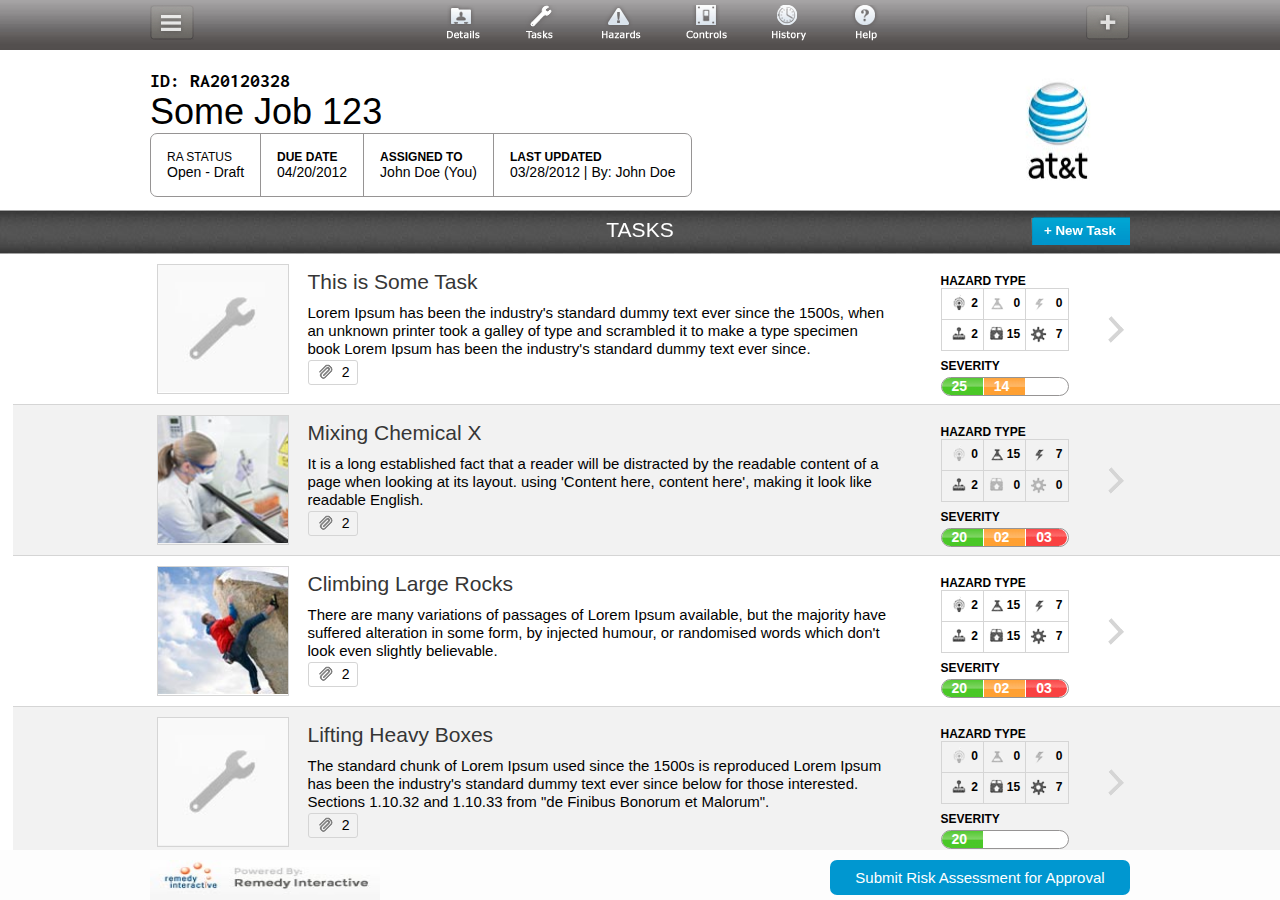
<file: Assignment4/index.html>
<!DOCTYPE html>
<html>
<head>
    <link rel="stylesheet" href="Styles/styles.css">
    <link href="https://fonts.googleapis.com/css?family=Inconsolata" rel="stylesheet">
    <link href="https://fonts.googleapis.com/css?family=Roboto+Mono" rel="stylesheet">
    <title>
        Assignment 4
    </title>
</head>
<body>
<div class="pageWrapper">

    <!--page header starts here-->
    <div class="headerOuterWrapper">

        <!--primary header starts here-->
        <div class="primaryHeader">
            <div class="layoutContainer">
                <input class="primaryHeader__menuButton fleft padding-10px"
                       type="image"
                       src="./Images/dashboard-btn.png"/>
                <nav class="primaryHeader__navigation">
                    <a class="primaryHeader__navigation__details fleft marginLeft" href=""></a>
                    <a class="primaryHeader__navigation__tasks fleft marginLeft" href=""></a>
                    <a class="primaryHeader__navigation__hazards fleft marginLeft" href=""></a>
                    <a class="primaryHeader__navigation__controls fleft marginLeft" href=""></a>
                    <a class="primaryHeader__navigation__history fleft marginLeft" href=""></a>
                    <a class="primaryHeader__navigation__help fleft marginLeft" href=""></a>

                </nav>
                <input class="primaryHeader__addButton fright padding-10px"
                       type="image"
                       src="./Images/plus-btn.png"/>
            </div>
        </div>
        <!--primary header ends here-->

        <!--secondary header starts here-->
        <div class="secondaryHeader">
            <div class="layoutContainer">
                <div class="secondaryHeader__right fleft">
                    <span class="secondaryHeader__subtitle">
                        ID: RA20120328
                    </span>
                    <h1 class="secondaryHeader__title">
                        Some Job 123
                    </h1>
                    <ul class="secondaryHeader__infoList">
                        <li class="secondaryHeader__infoList__item fleft">
                            <span class="fontWeightNormal secondaryHeader__infoList__item__heading">RA STATUS</span>
                            <span class="secondaryHeader__infoList__item__data">Open - Draft</span>
                        </li>
                        <li class="secondaryHeader__infoList__item fleft">
                            <span class="secondaryHeader__infoList__item__heading">DUE DATE</span>
                            <span class="secondaryHeader__infoList__item__data">04/20/2012</span>

                        </li>
                        <li class="secondaryHeader__infoList__item fleft">
                            <span class="secondaryHeader__infoList__item__heading">ASSIGNED TO</span>
                            <span class="secondaryHeader__infoList__item__data">John Doe (You)</span>
                        </li>
                        <li class="secondaryHeader__infoList__item fleft">
                            <span class="secondaryHeader__infoList__item__heading">LAST UPDATED</span>
                            <span class="secondaryHeader__infoList__item__data">03/28/2012 | By: John Doe</span>
                        </li>
                    </ul>
                </div>
                <img class="secondaryHeader__image" src="./Images/at&t-logo.jpg"/>
            </div>
        </div>
        <!--secondary header ends here-->


        <!--content header Wrapper starts here-->
        <div class="contentTitleWrapper">
            <div class="layoutContainer">
                <h2 class="contentTitleWrapper__title fontWeightNormal">
                    TASKS
                </h2>
                <button class="contentTitleWrapper__addButton">
                    + New Task
                </button>
            </div>
        </div>
        <!--content header Wrapper ends here-->

    </div>
    <!--page header ends here-->

    <!--content starts here-->
    <div class="content">

        <!--content list starts here-->
        <ul class="content__list">

            <!--content item list item1 starts here-->
            <li class="content__list__item">
                <div class="layoutContainer">

                    <!--content left side image starts here-->
                    <div class="content__list__item__imgWrapper">
                        <img class="content__list__item__imgWrapper__img"
                             src="./Images/img-thumb.jpg"/>
                    </div>
                    <!--content left side image ends here-->

                    <!--content data starts here-->
                    <div class="content__list__item__data">
                        <h2 class="content__list__item__data__header">
                            This is Some Task
                        </h2>
                        <p class="content__list__item__data__info"> Lorem Ipsum has been the industry's standard dummy
                            text ever since the 1500s, when an unknown printer took a galley of type and scrambled it to
                            make a type specimen book Lorem Ipsum has been the industry's standard dummy
                            text ever since.
                        </p>
                        <div class="content__list__item__data__attachmentWrapper">
                            <span class="content__list__item__data__attachmentWrapper__attachment fleft">
                            </span>
                            <span class="content__list__item__data__attachmentWrapper__count">
                                2
                            </span>
                        </div>
                    </div>
                    <!--content data ends here-->

                    <!--hazard info starts here-->
                    <div class="content__list__item__info">

                        <!--hazard component starts here-->
                        <div class="hazardComp">
                            <span class="hazardComp__header">
                                HAZARD TYPE
                            </span>

                            <!--hazard data table starts here-->
                            <table class="hazardComp__table">
                                <tr>
                                    <td>
                                        <span class="hazardComp__table__icon icon1"></span>
                                        <span class="hazardComp__table__count fright">2</span>
                                    </td>
                                    <td>
                                        <span class="hazardComp__table__icon icon2 inactive"></span>
                                        <span class="hazardComp__table__count">0</span>
                                    </td>
                                    <td>
                                        <span class="hazardComp__table__icon icon3 inactive"></span>
                                        <span class="hazardComp__table__count">0</span>
                                    </td>
                                </tr>
                                <tr>
                                    <td>
                                        <span class="hazardComp__table__icon icon4"></span>
                                        <span class="hazardComp__table__count">2</span>
                                    </td>
                                    <td>
                                        <span class="hazardComp__table__icon icon5"></span>
                                        <span class="hazardComp__table__count">15</span>
                                    </td>
                                    <td>
                                        <span class="hazardComp__table__icon icon6"></span>
                                        <span class="hazardComp__table__count">7</span>
                                    </td>
                                </tr>
                            </table>
                            <!--hazard data table ends here-->

                        </div>
                        <!--hazard component ends here-->

                        <!--severity component starts here-->
                        <div class="severityComp">
                            <span class="severityComp__header">
                                SEVERITY
                            </span>
                            <ul class="severityComp__list">
                                <li class="severityComp__list__item good">
                                    25
                                </li>
                                <li class="severityComp__list__item average">
                                    14
                                </li>
                                <li class="severityComp__list__item">

                                </li>
                            </ul>
                        </div>
                        <!--severity component ends here-->

                    </div>
                    <!--hazard info ends here-->

                    <!--right side arrow starts here-->
                    <div class="content__list__item__arrow">
                        <button class="content__list__item__arrow__img">
                        </button>
                    </div>
                    <!--right side arrow ends here-->

                </div>
            </li>
            <!--content item list item1 ends here-->

            <!--content item list item2 starts here-->
            <li class="content__list__item">
                <div class="layoutContainer">

                    <!--content left side image starts here-->
                    <div class="content__list__item__imgWrapper">
                        <img class="content__list__item__imgWrapper__img"
                             src="./Images/img-thumb2.jpg"/>
                    </div>
                    <!--content left side image ends here-->

                    <!--content data starts here-->
                    <div class="content__list__item__data">
                        <h2 class="content__list__item__data__header">
                            Mixing Chemical X
                        </h2>
                        <p class="content__list__item__data__info"> It is a long established fact that a reader will be
                            distracted by the readable content of a page when looking at its layout. using 'Content
                            here, content here', making it look like readable English.
                        </p>
                        <div class="content__list__item__data__attachmentWrapper">
                            <span class="content__list__item__data__attachmentWrapper__attachment">
                            </span>
                            <span class="content__list__item__data__attachmentWrapper__count">
                                2
                            </span>
                        </div>
                    </div>
                    <!--content data ends here-->

                    <!--hazard info starts here-->
                    <div class="content__list__item__info">

                        <!--hazard component starts here-->
                        <div class="hazardComp">
                            <span class="hazardComp__header">
                                HAZARD TYPE
                            </span>

                            <!--hazard data table starts here-->
                            <table class="hazardComp__table">
                                <tr>
                                    <td>
                                        <span class="hazardComp__table__icon icon1 inactive"></span>
                                        <span class="hazardComp__table__count">0</span>
                                    </td>
                                    <td>
                                        <span class="hazardComp__table__icon icon2"></span>
                                        <span class="hazardComp__table__count">15</span>
                                    </td>
                                    <td>
                                        <span class="hazardComp__table__icon icon3"></span>
                                        <span class="hazardComp__table__count">7</span>
                                    </td>
                                </tr>
                                <tr>
                                    <td>
                                        <span class="hazardComp__table__icon icon4"></span>
                                        <span class="hazardComp__table__count">2</span>
                                    </td>
                                    <td>
                                        <span class="hazardComp__table__icon icon5 inactive"></span>
                                        <span class="hazardComp__table__count">0</span>
                                    </td>
                                    <td>
                                        <span class="hazardComp__table__icon icon6 inactive"></span>
                                        <span class="hazardComp__table__count">0</span>
                                    </td>
                                </tr>
                            </table>
                            <!--hazard data table ends here-->

                        </div>
                        <!--hazard component ends here-->

                        <!--severity component starts here-->
                        <div class="severityComp">
                            <span class="severityComp__header">
                                SEVERITY
                            </span>
                            <ul class="severityComp__list">
                                <li class="severityComp__list__item good">
                                    20
                                </li>
                                <li class="severityComp__list__item average">
                                    02
                                </li>
                                <li class="severityComp__list__item bad">
                                    03
                                </li>

                            </ul>
                        </div>
                        <!--severity component ends here-->

                    </div>
                    <!--hazard info ends here-->

                    <!--right side arrow starts here-->
                    <div class="content__list__item__arrow">

                        <button class="content__list__item__arrow__img">

                        </button>

                    </div>
                    <!--right side arrow ends here-->

                </div>
            </li>
            <!--content item list item2 ends here-->

            <!--content item list item3 starts here-->
            <li class="content__list__item">
                <div class="layoutContainer">

                    <!--content left side image starts here-->
                    <div class="content__list__item__imgWrapper">
                        <img class="content__list__item__imgWrapper__img"
                             src="./Images/img-thumb3.jpg"/>
                    </div>
                    <!--content left side image ends here-->

                    <!--content data starts here-->
                    <div class="content__list__item__data">
                        <h2 class="content__list__item__data__header">
                            Climbing Large Rocks
                        </h2>
                        <p class="content__list__item__data__info"> There are many variations of passages of Lorem Ipsum
                            available, but the  majority have suffered alteration in some form, by injected humour, or
                            randomised words which don't look even slightly believable.
                        </p>
                        <div class="content__list__item__data__attachmentWrapper">
                            <span class="content__list__item__data__attachmentWrapper__attachment">
                            </span>
                            <span class="content__list__item__data__attachmentWrapper__count">
                                2
                            </span>
                        </div>
                    </div>
                    <!--content data ends here-->

                    <!--hazard info starts here-->
                    <div class="content__list__item__info">

                        <!--hazard component starts here-->
                        <div class="hazardComp">
                                    <span class="hazardComp__header">
                                        HAZARD TYPE
                                    </span>

                            <!--hazard data table starts here-->
                            <table class="hazardComp__table">
                                <tr>
                                    <td>
                                        <span class="hazardComp__table__icon icon1"></span>
                                        <span class="hazardComp__table__count">2</span>
                                    </td>
                                    <td>
                                        <span class="hazardComp__table__icon icon2"></span>
                                        <span class="hazardComp__table__count">15</span>
                                    </td>
                                    <td>
                                        <span class="hazardComp__table__icon icon3"></span>
                                        <span class="hazardComp__table__count">7</span>
                                    </td>
                                </tr>
                                <tr>
                                    <td>
                                        <span class="hazardComp__table__icon icon4"></span>
                                        <span class="hazardComp__table__count">2</span>
                                    </td>
                                    <td>
                                        <span class="hazardComp__table__icon icon5"></span>
                                        <span class="hazardComp__table__count">15</span>
                                    </td>
                                    <td>
                                        <span class="hazardComp__table__icon icon6"></span>
                                        <span class="hazardComp__table__count">7</span>
                                    </td>
                                </tr>
                            </table>
                            <!--hazard data table ends here-->

                        </div>
                        <!--hazard component ends here-->

                        <!--severity component starts here-->
                        <div class="severityComp">
                            <span class="severityComp__header">
                                SEVERITY
                            </span>
                            <ul class="severityComp__list">
                                <li class="severityComp__list__item good">
                                    20
                                </li>
                                <li class="severityComp__list__item average">
                                    02
                                </li>
                                <li class="severityComp__list__item bad">
                                    03
                                </li>

                            </ul>
                        </div>
                        <!--severity component ends here-->

                    </div>
                    <!--hazard info ends here-->

                    <!--right side arrow starts here-->
                    <div class="content__list__item__arrow">
                        <button class="content__list__item__arrow__img">
                        </button>
                    </div>
                    <!--right side arrow ends here-->

                </div>
            </li>
            <!--content item list item3 ends here-->

            <!--content item list item4 starts here-->
            <li class="content__list__item">
                <div class="layoutContainer">

                    <!--content left side image starts here-->
                    <div class="content__list__item__imgWrapper">
                        <img class="content__list__item__imgWrapper__img"
                             src="./Images/img-thumb.jpg"/>
                    </div>
                    <!--content left side image ends here-->

                    <!--content data starts here-->
                    <div class="content__list__item__data">
                        <h2 class="content__list__item__data__header">
                            Lifting Heavy Boxes
                        </h2>
                        <p class="content__list__item__data__info">The standard chunk of Lorem Ipsum used since the
                            1500s is reproduced Lorem Ipsum has been the industry's standard dummy
                            text ever since below for those interested. Sections 1.10.32 and 1.10.33 from "de
                            Finibus Bonorum et Malorum".
                        </p>
                        <div class="content__list__item__data__attachmentWrapper">
                            <span class="content__list__item__data__attachmentWrapper__attachment">
                            </span>
                            <span class="content__list__item__data__attachmentWrapper__count">
                                2
                            </span>
                        </div>
                    </div>
                    <!--content data ends here-->

                    <!--hazard info starts here-->
                    <div class="content__list__item__info">

                        <!--hazard component starts here-->
                        <div class="hazardComp">
                            <span class="hazardComp__header">
                                HAZARD TYPE
                            </span>

                            <!--hazard data table starts here-->
                            <table class="hazardComp__table">
                                <tr>
                                    <td>
                                        <span class="hazardComp__table__icon icon1 inactive"></span>
                                        <span class="hazardComp__table__count">0</span>
                                    </td>
                                    <td>
                                        <span class="hazardComp__table__icon icon2 inactive"></span>
                                        <span class="hazardComp__table__count">0</span>
                                    </td>
                                    <td>
                                        <span class="hazardComp__table__icon icon3 inactive"></span>
                                        <span class="hazardComp__table__count">0</span>
                                    </td>
                                </tr>
                                <tr>
                                    <td>
                                        <span class="hazardComp__table__icon icon4"></span>
                                        <span class="hazardComp__table__count">2</span>
                                    </td>
                                    <td>
                                        <span class="hazardComp__table__icon icon5"></span>
                                        <span class="hazardComp__table__count">15</span>
                                    </td>
                                    <td>
                                        <span class="hazardComp__table__icon icon6"></span>
                                        <span class="hazardComp__table__count">7</span>
                                    </td>
                                </tr>
                            </table>
                            <!--hazard data table ends here-->

                        </div>
                        <!--hazard component ends here-->

                        <!--severity component starts here-->
                        <div class="severityComp">
                            <span class="severityComp__header">
                                SEVERITY
                            </span>
                            <ul class="severityComp__list">
                                <li class="severityComp__list__item good">
                                    20
                                </li>
                                <li class="severityComp__list__item">
                                </li>
                                <li class="severityComp__list__item">
                                </li>
                            </ul>
                        </div>
                        <!--severity component ends here-->

                    </div>
                    <!--hazard info ends here-->

                    <!--right side arrow starts here-->
                    <div class="content__list__item__arrow">
                        <button class="content__list__item__arrow__img">
                        </button>
                    </div>
                    <!--right side arrow ends here-->

                </div>
            </li>
            <!--content item list item4 ends here-->

            <!--content item list item5 starts here-->
            <li class="content__list__item">
                <div class="layoutContainer">

                    <!--content left side image starts here-->
                    <div class="content__list__item__imgWrapper">
                        <img class="content__list__item__imgWrapper__img"
                             src="./Images/img-thumb4.jpg"/>
                    </div>
                    <!--content left side image ends here-->

                    <!--content data starts here-->
                    <div class="content__list__item__data">
                        <h2 class="content__list__item__data__header">
                            Pouring Hot Coffee
                        </h2>
                        <p class="content__list__item__data__info"> There are many variations of passages of Lorem Ipsum
                            available,There are many variations of passages of Lorem Ipsum available, but the majority
                            have suffered alteration in some form, by injected humour
                        </p>
                        <div class="content__list__item__data__attachmentWrapper">
                            <span class="content__list__item__data__attachmentWrapper__attachment">
                            </span>
                            <span class="content__list__item__data__attachmentWrapper__count">
                                2
                            </span>
                        </div>
                    </div>
                    <!--content data ends here-->

                    <!--hazard info starts here-->
                    <div class="content__list__item__info">

                        <!--hazard component starts here-->
                        <div class="hazardComp">
                            <span class="hazardComp__header">
                                HAZARD TYPE
                            </span>

                            <!--hazard data table starts here-->
                            <table class="hazardComp__table">
                                <tr>
                                    <td>
                                        <span class="hazardComp__table__icon icon1 fleft"></span>
                                        <span class="hazardComp__table__count">2</span>
                                    </td>
                                    <td>
                                        <span class="hazardComp__table__icon icon2"></span>
                                        <span class="hazardComp__table__count">15</span>
                                    </td>
                                    <td>
                                        <span class="hazardComp__table__icon icon3"></span>
                                        <span class="hazardComp__table__count">7</span>
                                    </td>
                                </tr>
                                <tr>
                                    <td>
                                        <span class="hazardComp__table__icon icon4"></span>
                                        <span class="hazardComp__table__count">2</span>
                                    </td>
                                    <td>
                                        <span class="hazardComp__table__icon icon5"></span>
                                        <span class="hazardComp__table__count">15</span>
                                    </td>
                                    <td>
                                        <span class="hazardComp__table__icon icon6"></span>
                                        <span class="hazardComp__table__count">7</span>
                                    </td>
                                </tr>
                            </table>
                            <!--hazard data table ends here-->

                        </div>
                        <!--hazard component ends here-->

                        <!--severity component starts here-->
                        <div class="severityComp">
                            <span class="severityComp__header">
                                SEVERITY
                            </span>
                            <ul class="severityComp__list">
                                <li class="severityComp__list__item good">
                                    20
                                </li>
                                <li class="severityComp__list__item average">
                                    14
                                </li>
                                <li class="severityComp__list__item bad">
                                    09
                                </li>
                            </ul>
                        </div>
                        <!--severity component ends here-->

                    </div>
                    <!--hazard info ends here-->

                    <!--right side arrow starts here-->
                    <div class="content__list__item__arrow">
                        <button class="content__list__item__arrow__img">
                        </button>
                    </div>
                    <!--right side arrow ends here-->

                </div>
            </li>
            <!--content item list item6 ends here-->

        </ul>
        <!--content list ends here-->

    </div>
    <!--content ends here-->

    <!--page footer starts here-->
    <div class="footer">
        <div class="layoutContainer">
            <img class="footer__logo"
                 src="./Images/poweredby-remedy-interactive.jpg">

            <button class="footer__submitButton">
                Submit Risk Assessment for Approval
            </button>
        </div>
    </div>
    <!--page footer ends here-->

</div>
</body>
</html>
</file>
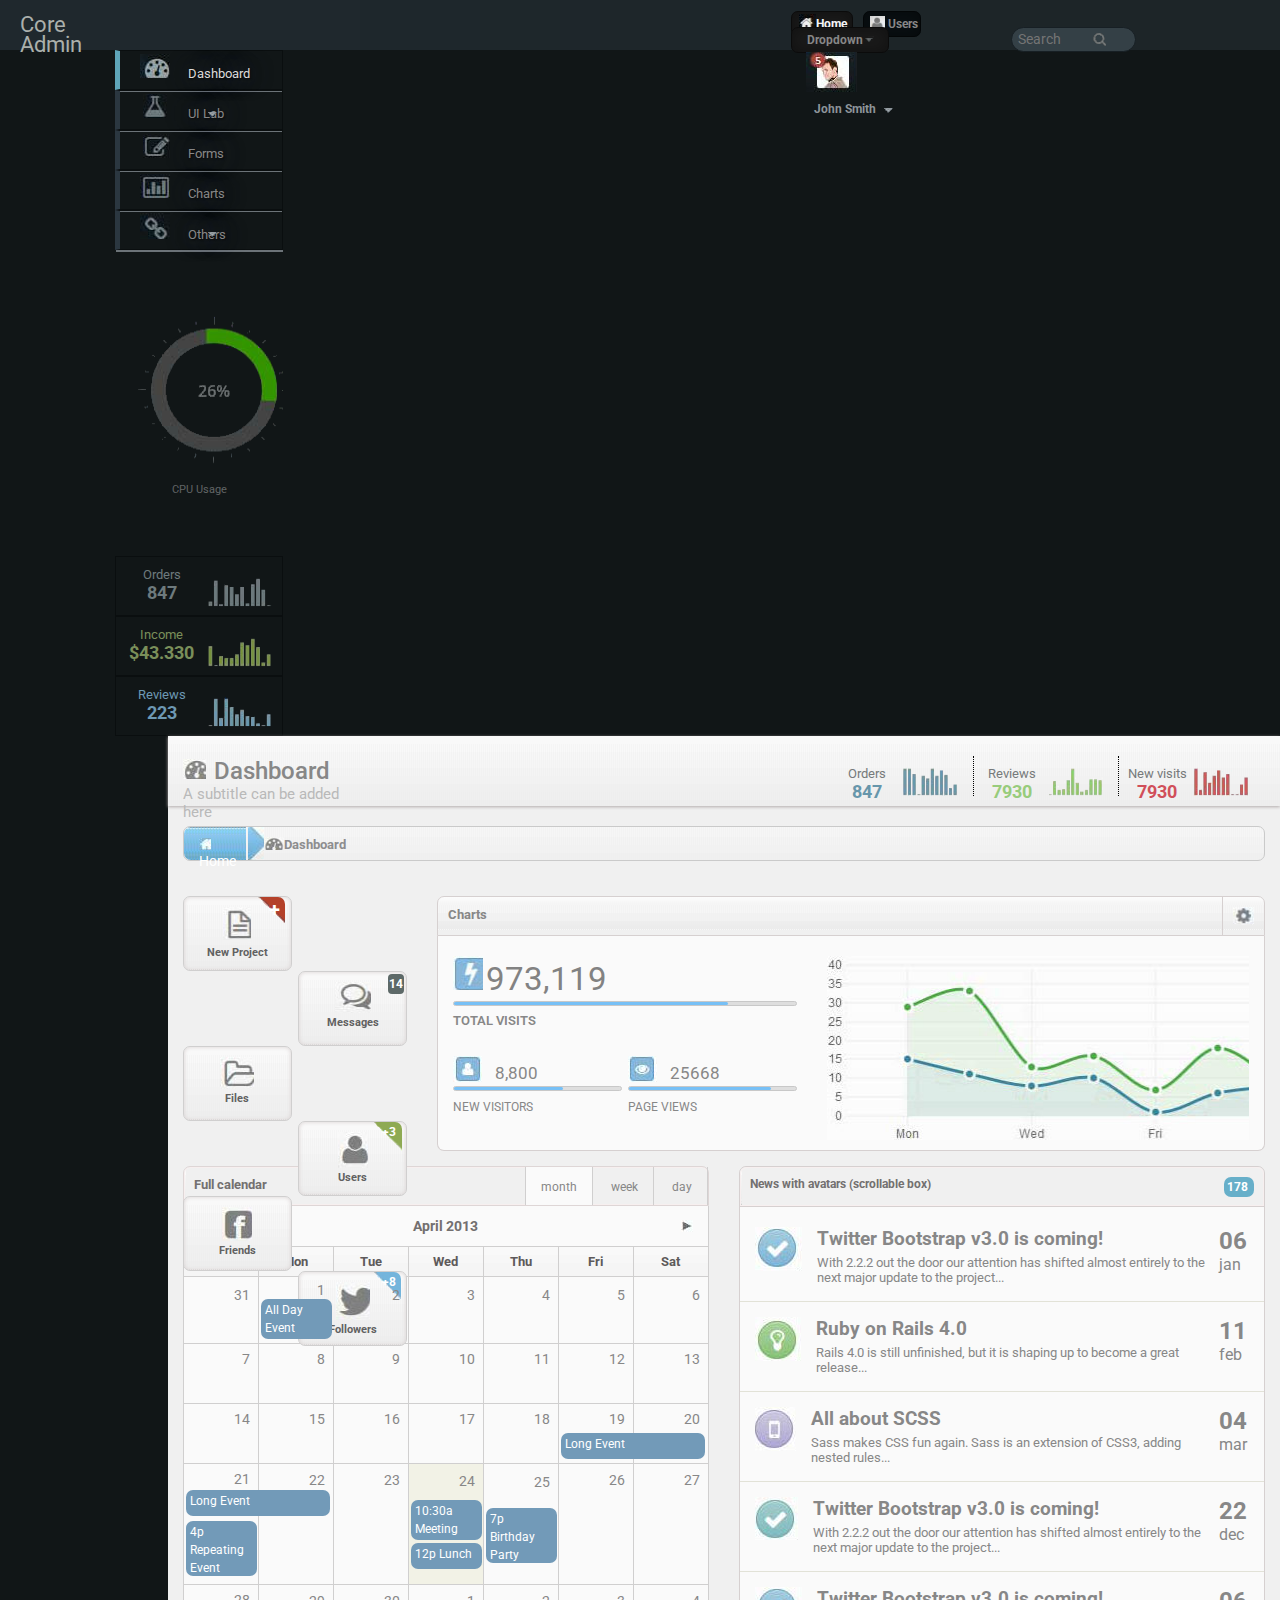
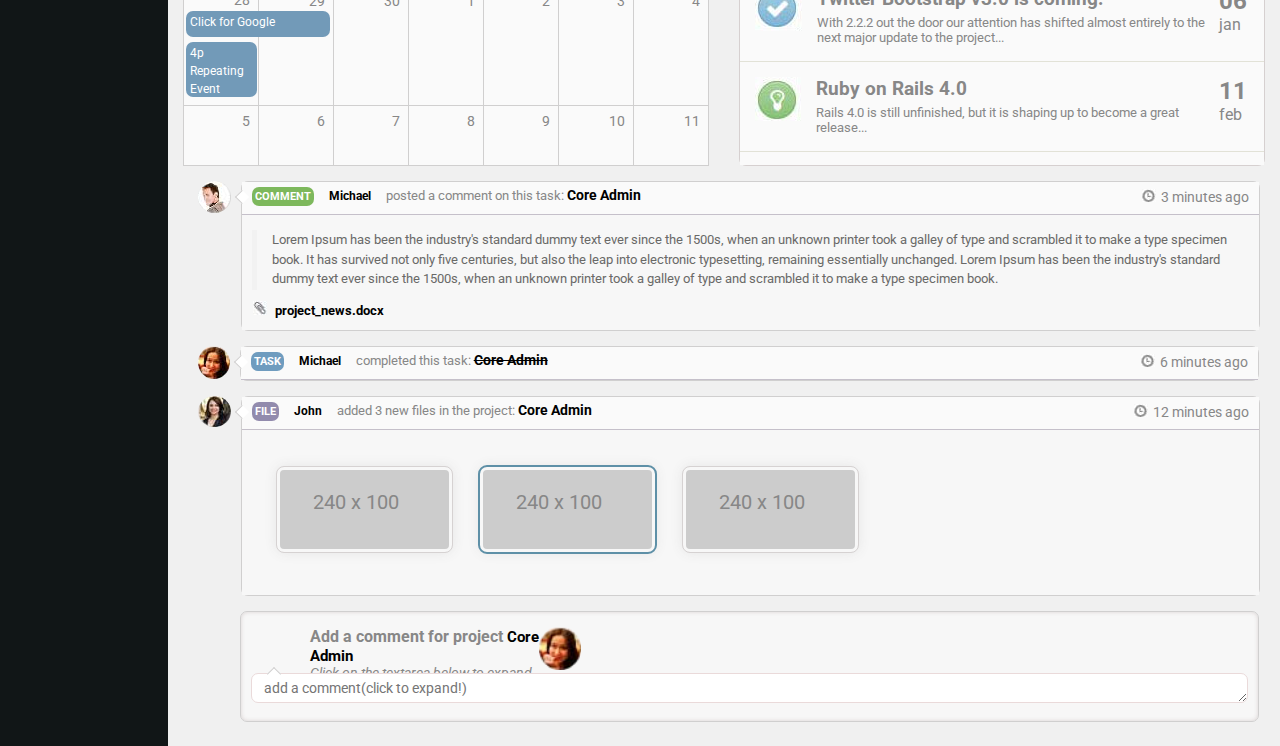
<file: Assignment7_Responsive/index.html>
<!DOCTYPE html>
<html>
<head>
    <link rel="stylesheet" href="Styles/styles.css">
    <link href="https://fonts.googleapis.com/css?family=Roboto" rel="stylesheet">
    <title>
        Assignment 7 Responsive
    </title>
</head>
<body>
<div class="pageWrapper">

    <!--page header starts here-->
    <div class="headerWrapper clearfix">

        <!--left side page header starts here-->
        <a class="headerWrapper__leftHeader fleft" href="">
            Core Admin
        </a>
        <!--left side page header ends here-->

        <!--right side page header starts here-->
        <div class="headerWrapper__rightHeader fright">
            <nav class="headerWrapper__rightHeader__navigation">
                <a class="headerWrapper__rightHeader__nav home active" href="">
                    Home
                </a>
                <a class="headerWrapper__rightHeader__nav user" href="">
                    Users
                </a>
                <a class="headerWrapper__rightHeader__nav dropdown" href="">
                    Dropdown
                </a>
            </nav>
            <div class="headerWrapper__rightHeader__wrapper">
                <input class="headerWrapper__rightHeader__wrapper__textBox"
                       type="text"
                       name="search"
                       placeholder="  Search"
                />
                <a class="headerWrapper__rightHeader__wrapper__img" href="">
                </a>
            </div>

            <!--user profile starts here-->
            <div class="userProfile">
                <a class="userProfile__img" href="">
                </a>
                <span class="userProfile__name">
                    John Smith
                </span>
                <span class="userProfile__name__arrow">
                </span>
            </div>
            <!--user profile ends here-->

        </div>
        <!--right side page header ends here-->

    </div>
    <!--page header ends here-->

    <!--main content starts here-->
    <div class="contentMainWrapper clearfix">

        <!--left side navigation starts here-->
        <div class="leftNavigation fleft">

            <!--left side top navigation starts here-->
            <nav class="leftNavigation__nav">

                <!--nav item dashboard starts here-->
                <a class="leftNavigation__nav__item active" href="">
                    <!--<div class="boxShadow">-->

                    <!--</div>-->
                    <!--<div>-->
                        <!--<span class="leftNavigation__nav__img1">-->
                        <!--</span>-->
                        <!--<span class="leftNavigation__nav__text">-->
                            <!--Dashboard-->
                        <!--</span>-->
                    <!--</div>-->

                    <span class="leftNavigation__nav__img1">
                        </span>
                    <span class="leftNavigation__nav__text">
                        Dashboard
                    </span>

                </a>
                <!--nav item dashboard starts here-->

                <!--nav item UI Lab starts here-->
                <a class="leftNavigation__nav__item" href="">
                    <span class="leftNavigation__nav__img2">
                    </span>
                    <span class="leftNavigation__nav__text">
                        UI Lab
                    </span>
                    <span class="leftNavigation__nav__arrow">

                    </span>
                </a>
                <!--nav item UI Lab starts here-->

                <!--nav item Forms starts here-->
                <a class="leftNavigation__nav__item" href="">
                    <span class="leftNavigation__nav__img3">
                    </span>
                    <span class="leftNavigation__nav__text">
                        Forms
                    </span>
                </a>
                <!--nav item Forms starts here-->

                <!--nav item Charts starts here-->
                <a class="leftNavigation__nav__item" href="">
                    <span class="leftNavigation__nav__img4">
                    </span>
                    <span class="leftNavigation__nav__text">
                        Charts
                    </span>
                </a>
                <!--nav item Charts starts here-->

                <!--nav item Others starts here-->
                <a class="leftNavigation__nav__item" href="">
                    <span class="leftNavigation__nav__img5">
                    </span>
                    <span class="leftNavigation__nav__text">
                        Others
                    </span>
                    <span class="leftNavigation__nav__arrow">
                    </span>
                </a>
                <!--nav item Others starts here-->

            </nav>
            <!--left side top navigation ends here-->

            <!--left side top navigation image starts here-->
            <div class="leftNavigation__image">
                <img class="leftNavigation__image__img"
                     src="./Images/cpu-usage.png"
                     alt="Navigation image"
                />
                <span class="leftNavigation__image__text">
                    CPU Usage
                </span>
            </div>
            <!--left side top navigation image ends here-->

            <!--left side bottom chart list starts here-->
            <ul class="list">

                <!--list item1 starts here-->
                <li class="list__item">
                    <div class="list__item__data color1">
                        <span class="list__item__data__text">
                            Orders
                        </span>
                        <span class="list__item__data__num">
                            847
                        </span>
                    </div>
                    <img class="list__item__chart"
                         src="./Images/orders-img.png"
                         alt="List item image"
                    />
                </li>
                <!--list item1 ends here-->

                <!--list item2 starts here-->
                <li class="list__item">
                    <div class="list__item__data color2">
                        <span class="list__item__data__text">
                            Income
                        </span>
                        <span class="list__item__data__num">
                            $43.330
                        </span>
                    </div>
                    <img class="list__item__chart"
                         src="./Images/income-img.png"
                         alt="List item image"
                    />
                </li>
                <!--list item2 ends here-->

                <!--list item3 starts here-->
                <li class="list__item">
                    <div class="list__item__data color3">
                        <span class="list__item__data__text">
                            Reviews
                        </span>
                        <span class="list__item__data__num">
                            223
                        </span>
                    </div>
                    <img class="list__item__chart"
                         src="./Images/reviews-img.png"
                         alt="List item image"
                    />
                </li>
                <!--list item3 ends here-->

            </ul>
            <!--left side bottom chart list ends here-->

        </div>
        <!--left side navigation ends here-->

        <!--content starts here-->
        <div class="content fright">

            <!--content primary header starts here-->
            <div class="content__primaryHeader">

                <!--layout container starts here-->
                <div class="layoutContainer">

                    <!--primary header left side starts here-->
                    <div class="content__primaryHeader__left">
                        <div class="content__primaryHeader__left__head">
                            <span class="content__primaryHeader__left__head__img">

                            </span>
                            <span class="content__primaryHeader__left__head__text">
                                Dashboard
                            </span>
                        </div>
                        <span class="content__primaryHeader__left__text">
                            A subtitle can be added here
                        </span>
                    </div>
                    <!--primary header left side ends here-->

                    <!--primary header right side starts here-->
                    <div class="content__primaryHeader__right">

                        <!--primary header right side chart list starts here-->
                        <ul class="list2">

                            <!--primary header right side chart list item1 starts here-->
                            <li class="list__item list2__item rightBorder">
                                <div class="list__item__data list2__item__data color1">
                                    <span class="list__item__data__text list2__item__data__text reviews">
                                        Orders
                                    </span>
                                    <span class="list__item__data__num list2__item__data__num">
                                        847
                                    </span>
                                </div>
                                <img class="list__item__chart list2__item__chart"
                                     src="./Images/orders-img2.png"
                                     alt="Chart"
                                />
                            </li>
                            <!--primary header right side chart list item1 ends here-->

                            <!--primary header right side chart list item2 starts here-->
                            <li class="list__item list2__item rightBorder">
                                <div class="list__item__data list2__item__data color2">
                                    <span class="list__item__data__text list2__item__data__text reviews">
                                        Reviews
                                    </span>
                                    <span class="list__item__data__num list2__item__data__num">
                                        7930
                                    </span>
                                </div>
                                <img class="list__item__chart list2__item__chart "
                                     src="./Images/reviews-img2.png"
                                     alt="Chart"
                                />
                            </li>
                            <!--primary header right side chart list item2 ends here-->

                            <!--primary header right side chart list item3 starts here-->
                            <li class="list__item list2__item">
                                <div class="list__item__data list2__item__data color3">
                                <span class="list__item__data__text list2__item__data__text reviews">
                                    New visits
                                </span>
                                    <span class="list__item__data__num list2__item__data__num">
                                    7930
                                </span>
                                </div>
                                <img class="list__item__chart list2__item__chart"
                                     src="./Images/visits-img2.png"
                                     alt="Chart"
                                />
                            </li>
                            <!--primary header right side chart list item3 ends here-->

                        </ul>
                        <!--primary header right side chart list starts here-->

                    </div>
                    <!--primary header right side ends here-->

                </div>
                <!--layout container ends here-->

            </div>
            <!--content primary header ends here-->

            <!--content secondary header starts here-->
            <div class="content__secondaryHeader">

                <!--layout container starts here-->
                <div class="layoutContainer">

                    <!--secondary header starts here-->
                    <div class="secondaryHeader">

                        <!--left side secondary header starts here-->
                        <div class="secondaryHeader__left fleft">
                            <span class="secondaryHeader__left__icon">

                            </span>
                            <span class="secondaryHeader__left__text">
                                Home
                            </span>
                            <span class="secondaryHeader__left__arrow">

                            </span>
                        </div>
                        <!--left side secondary header ends here-->

                        <!--right side secondary header starts here-->
                        <div class="secondaryHeader__right fright">
                            <span class="secondaryHeader__right__icon fleft">

                            </span>
                            <span class="secondaryHeader__right__text fleft">
                                Dashboard
                            </span>
                        </div>
                        <!--right side secondary header ends here-->

                    </div>
                    <!--secondary header ends here-->

                </div>
                <!--layout container ends here-->

            </div>
            <!--content secondary header ends here-->

            <!--main content starts here-->
            <div class="mainContent">

                <!--layout container starts here-->
                <div class="layoutContainer">

                    <!--main content first row starts here-->
                    <div class="mainContent__first clearfix">

                        <!--main content left part starts here-->
                        <div class="mainContent__first__left fleft">


                            <!--main content left part row1 starts here-->
                            <div class="mainContent__first__left__row clearfix">

                                <!--main content left side row1 item 1 starts here-->
                                <div class="mainContent__first__left__row__item fleft clearfix">
                                    <div class="mainContent__first__left__row__item__wrap fleft">
                                        <span class="mainContent__first__left__row__item__icon1">
                                        </span>
                                        <span class="mainContent__first__left__row__item__text">
                                            New Project
                                        </span>
                                    </div>
                                    <span class="mainContent__first__left__row__item__notification1 fright">
                                        +
                                    </span>
                                </div>
                                <!--main content left side row1 item 1 ends here-->

                                <!--main content left side row2 item 2 starts here-->
                                <div class="mainContent__first__left__row__item fright clearfix">
                                    <div class="mainContent__first__left__row__item__wrap fleft">
                                        <span class="mainContent__first__left__row__item__icon2">
                                        </span>
                                        <span class="mainContent__first__left__row__item__text">
                                            Messages
                                        </span>
                                    </div>
                                    <span class="mainContent__first__left__row__item__notification2 fright">
                                        14
                                    </span>
                                </div>
                                <!--main content left side row2 item 2 ends here-->

                            </div>
                            <!--main content left part row1 ends here-->

                            <!--main content left part row2 starts here-->
                            <div class="mainContent__first__left__row clearfix">

                                <!--main content left side row2 item 1 starts here-->
                                <div class="mainContent__first__left__row__item fleft clearfix">
                                    <div class="mainContent__first__left__row__item__wrap fleft">
                                        <span class="mainContent__first__left__row__item__icon3">
                                        </span>
                                        <span class="mainContent__first__left__row__item__text">
                                            Files
                                        </span>
                                    </div>
                                </div>
                                <!--main content left side row2 item 1 ends here-->

                                <!--main content left side row2 item 2 starts here-->
                                <div class="mainContent__first__left__row__item fright clearfix">
                                    <div class="mainContent__first__left__row__item__wrap fleft">
                                        <span class="mainContent__first__left__row__item__icon4">
                                        </span>
                                        <span class="mainContent__first__left__row__item__text">
                                            Users
                                        </span>
                                    </div>
                                    <span class="mainContent__first__left__row__item__notification4 fright">
                                        +3
                                    </span>
                                </div>
                                <!--main content left side row2 item 2 ends here-->

                            </div>
                            <!--main content left part row2 ends here-->

                            <!--main content left part row3 starts here-->
                            <div class="mainContent__first__left__row clearfix">

                                <!--main content left side row3 item 1 starts here-->
                                <div class="mainContent__first__left__row__item fleft clearfix">
                                    <div class="mainContent__first__left__row__item__wrap fleft">
                                        <span class="mainContent__first__left__row__item__icon5">
                                        </span>
                                        <span class="mainContent__first__left__row__item__text">
                                            Friends
                                        </span>
                                    </div>
                                </div>
                                <!--main content left side row1 item 1 ends here-->

                                <!--main content left side row3 item 2 starts here-->
                                <div class="mainContent__first__left__row__item fright clearfix">
                                    <div class="mainContent__first__left__row__item__wrap fleft">
                                        <span class="mainContent__first__left__row__item__icon6">
                                        </span>
                                        <span class="mainContent__first__left__row__item__text">
                                            Followers
                                        </span>
                                    </div>
                                    <span class="mainContent__first__left__row__item__notification6 fright">
                                        +8
                                    </span>
                                </div>
                                <!--main content left side row2 item 2 ends here-->

                            </div>
                            <!--main content left part row3 ends here-->


                        </div>
                        <!--main content left part ends here-->


                        <!--main content right part starts here-->
                        <div class="mainContent__first__right fright">

                            <!--main content right part header starts here-->
                            <div class="mainContent__first__right__header clearfix">
                                <span class="mainContent__first__right__header__1 fleft">
                                    Charts
                                </span>
                                <a class="settings" href="">
                                    <img src="./Images/setting-img.jpg"
                                         class="mainContent__first__right__header__2 fright"
                                        alt="Settings Image"/>
                                </a>
                            </div>
                            <!--main content right part header ends here-->

                            <!--main content right part body part starts here-->
                            <div class="mainContent__first__right__body clearfix">
                                <div class="layoutContainer">

                                    <!--chart left side data starts here -->
                                    <div class="chartLeft fleft">
                                        <div class="chartLeft__first">
                                            <div class="chartLeft__first__wrapper">
                                                <span class="chartLeft__first__icon">
                                                </span>
                                                <span class="chartLeft__first__count">
                                                    973,119
                                                </span>
                                            </div>
                                            <span class="chartLeft__first__progressbar">
                                                <span class="chartLeft__first__progressbar__marked">

                                                </span>
                                            </span>
                                            <span class="chartLeft__first__text">
                                                TOTAL VISITS
                                            </span>
                                        </div>

                                        <div class="chartLeft__second">
                                            <div class="chartLeft__second__1">
                                                <div class="chartLeft__second__wrapper">
                                                <span class="chartLeft__second__1__icon">
                                                </span>
                                                    <span class="chartLeft__second__count">
                                                    8,800
                                                </span>
                                                </div>
                                                <span class="chartLeft__second__progressbar">
                                                    <span class="chartLeft__second__1__progressbar__marked">
                                                    </span>
                                                </span>
                                                <span class="chartLeft__second__text">
                                                    NEW VISITORS
                                                </span>
                                            </div>


                                            <div class="chartLeft__second__2">
                                                <div class="chartLeft__second__wrapper">
                                                <span class="chartLeft__second__2__icon">
                                                </span>
                                                    <span class="chartLeft__second__count">
                                                    25668
                                                </span>
                                                </div>
                                                <span class="chartLeft__second__progressbar">
                                                    <span class="chartLeft__second__2__progressbar__marked">
                                                    </span>
                                                </span>
                                                <span class="chartLeft__second__text">
                                                    PAGE VIEWS
                                                </span>
                                            </div>
                                        </div>

                                    </div>
                                    <!--chart left side data ends here -->

                                    <!--chart image starts here -->
                                    <span class="mainContent__first__right__body__right fright">
                                    </span>
                                    <!--chart image ends here -->
                                </div>

                            </div>
                            <!--main content right part body part ends here-->

                        </div>
                        <!--main content right part ends here-->

                    </div>
                    <!--main content first row ends here-->

                    <!--main content second row starts here-->
                    <div class="mainContent__second">

                        <!--calendar starts here-->
                        <div class="calendar">

                            <!--calendar primary header starts here-->
                            <div class="calendar__primaryHeader clearfix">
                                <a class="calendar__primaryHeader__fullCalendar fleft" href="">
                                    Full calendar
                                </a>
                                <div class="calendar__primaryHeader__right fright">
                                    <a class="calendar__primaryHeader__right__month active" href="">
                                        month
                                    </a>
                                    <a class="calendar__primaryHeader__right__week" href="">
                                        week
                                    </a>
                                    <a class="calendar__primaryHeader__right__day" href="">
                                        day
                                    </a>
                                </div>
                            </div>
                            <!--calendar primary header ends here-->

                            <!--calendar secondary header starts here-->
                            <div class="calendar__secondaryHeader">
                                <a class="calendar__secondaryHeader__arrow1" href="">
                                </a>
                                <span class="calendar__secondaryHeader__text">
                                    April 2013
                                </span>
                                <a class="calendar__secondaryHeader__arrow2" href="">
                                </a>
                            </div>
                            <!--calendar secondary header ends here-->

                            <!--calendar data starts here-->
                            <table class="calendar__data">
                                <tr>
                                    <th class="calendar__data__header">Sun</th>
                                    <th class="calendar__data__header">Mon</th>
                                    <th class="calendar__data__header">Tue</th>
                                    <th class="calendar__data__header">Wed</th>
                                    <th class="calendar__data__header">Thu</th>
                                    <th class="calendar__data__header">Fri</th>
                                    <th class="calendar__data__header">Sat</th>
                                </tr>
                                <tr class="calendar__data__body">
                                    <td class="calendar__data__body__cell">
                                        <span class="calendar__data__body__cell__date">
                                            31
                                        </span>
                                    </td>
                                    <td class="calendar__data__body__cell">
                                        <span class="calendar__data__body__cell__date date-1">
                                            1
                                        </span>
                                        <div class="event line2Event">
                                            <span class="eventText">
                                                All Day
                                            </span>
                                        <span class="eventText">
                                                Event
                                            </span>
                                        </span>
                                    </div>
                                    </td>
                                    <td class="calendar__data__body__cell">
                                        <span class="calendar__data__body__cell__date">
                                            2
                                        </span>
                                    </td>
                                    <td class="calendar__data__body__cell">
                                        <span class="calendar__data__body__cell__date">
                                            3
                                        </span>
                                    </td>
                                    <td class="calendar__data__body__cell">
                                        <span class="calendar__data__body__cell__date">
                                            4
                                        </span>
                                    </td>
                                    <td class="calendar__data__body__cell">
                                        <span class="calendar__data__body__cell__date">
                                            5
                                        </span>
                                    </td>
                                    <td class="calendar__data__body__cell">
                                        <span class="calendar__data__body__cell__date">
                                            6
                                        </span>
                                    </td>
                                </tr>
                                <tr class="calendar__data__body">
                                    <td class="calendar__data__body__cell">
                                        <span class="calendar__data__body__cell__date">
                                            7
                                        </span>
                                    </td>
                                    <td class="calendar__data__body__cell">
                                        <span class="calendar__data__body__cell__date">
                                            8
                                        </span>
                                    </td>
                                    <td class="calendar__data__body__cell">
                                        <span class="calendar__data__body__cell__date">
                                            9
                                        </span>
                                    </td>
                                    <td class="calendar__data__body__cell">
                                        <span class="calendar__data__body__cell__date">
                                            10
                                        </span>
                                    </td>
                                    <td class="calendar__data__body__cell">
                                        <span class="calendar__data__body__cell__date">
                                            11
                                        </span>
                                    </td>
                                    <td class="calendar__data__body__cell">
                                        <span class="calendar__data__body__cell__date">
                                            12
                                        </span>
                                    </td>
                                    <td class="calendar__data__body__cell">
                                        <span class="calendar__data__body__cell__date">
                                            13
                                        </span>
                                    </td>
                                </tr>
                                <tr class="calendar__data__body">
                                    <td class="calendar__data__body__cell">
                                        <span class="calendar__data__body__cell__date">
                                            14
                                        </span>
                                    </td>
                                    <td class="calendar__data__body__cell">
                                        <span class="calendar__data__body__cell__date">
                                            15
                                        </span>
                                    </td>
                                    <td class="calendar__data__body__cell">
                                        <span class="calendar__data__body__cell__date">
                                            16
                                        </span>
                                    </td>
                                    <td class="calendar__data__body__cell">
                                        <span class="calendar__data__body__cell__date">
                                            17
                                        </span>
                                    </td>
                                    <td class="calendar__data__body__cell">
                                        <span class="calendar__data__body__cell__date">
                                            18
                                        </span>
                                    </td>
                                    <td class="calendar__data__body__cell">
                                        <span class="calendar__data__body__cell__date date-19">
                                            19
                                        </span>
                                        <div class="event line1Event">
                                            <span class="eventText">
                                                Long Event
                                            </span>
                                        </div>
                                    </td>
                                    <td class="calendar__data__body__cell">
                                        <span class="calendar__data__body__cell__date">
                                            20
                                        </span>
                                    </td>
                                </tr>
                                <tr class="calendar__data__body">
                                    <td class="calendar__data__body__cell date-21">
                                        <span class="calendar__data__body__cell__date date-21-num">
                                            21
                                        </span>
                                        <div class="event line1Event date-21-event1">
                                            <span class="eventText">
                                                Long Event
                                            </span>
                                        </div>
                                        <div class="event line3Event date-21-event2">
                                            <span class="eventText">
                                                4p
                                            </span>
                                            <span class="eventText">
                                                Repeating
                                            </span>
                                            <span class="eventText">
                                                Event
                                            </span>
                                        </div>
                                    </td>
                                    <td class="calendar__data__body__cell">
                                        <span class="calendar__data__body__cell__date date-position">
                                            22
                                        </span>
                                    </td>
                                    <td class="calendar__data__body__cell">
                                        <span class="calendar__data__body__cell__date date-position">
                                            23
                                        </span>
                                    </td>
                                    <td class="calendar__data__body__cell specialDate">
                                        <span class="calendar__data__body__cell__date date-24">
                                            24
                                        </span>
                                        <div class="event line2Event">
                                            <span class="eventText">
                                                10:30a
                                            </span>
                                            <span class="eventText">
                                                Meeting
                                            </span>
                                        </div>
                                        <div class="event line1Event date-24-event2">
                                            <span class="eventText">
                                                12p Lunch
                                            </span>
                                        </div>
                                    </td>
                                    <td class="calendar__data__body__cell">
                                        <span class="calendar__data__body__cell__date">
                                            25
                                        </span>
                                        <div class="event line3Event">
                                            <span class="eventText">
                                                7p
                                            </span>
                                            <span class="eventText">
                                                Birthday
                                            </span>
                                            <span class="eventText">
                                                Party
                                            </span>
                                        </div>
                                    </td>
                                    <td class="calendar__data__body__cell">
                                        <span class="calendar__data__body__cell__date date-position">
                                            26
                                        </span>
                                    </td>
                                    <td class="calendar__data__body__cell">
                                        <span class="calendar__data__body__cell__date date-position">
                                            27
                                        </span>
                                    </td>
                                </tr>
                                <tr class="calendar__data__body">
                                    <td class="calendar__data__body__cell date-21">
                                        <span class="calendar__data__body__cell__date date-21-num">
                                            28
                                        </span>
                                        <div class="event line1Event date-21-event1">
                                            <span class="eventText">
                                                Click for Google
                                            </span>
                                        </div>
                                        <div class="event line3Event date-21-event2">
                                            <span class="eventText">
                                                4p
                                            </span>
                                            <span class="eventText">
                                                Repeating
                                            </span>
                                            <span class="eventText">
                                                Event
                                            </span>
                                        </div>
                                    </td>
                                    <td class="calendar__data__body__cell">
                                        <span class="calendar__data__body__cell__date date-position">
                                            29
                                        </span>
                                    </td>
                                    <td class="calendar__data__body__cell">
                                        <span class="calendar__data__body__cell__date date-position">
                                            30
                                        </span>
                                    </td>
                                    <td class="calendar__data__body__cell">
                                        <span class="calendar__data__body__cell__date date-position">
                                            1
                                        </span>
                                    </td>
                                    <td class="calendar__data__body__cell">
                                        <span class="calendar__data__body__cell__date date-position">
                                            2
                                        </span>
                                    </td>
                                    <td class="calendar__data__body__cell">
                                        <span class="calendar__data__body__cell__date date-position">
                                            3
                                        </span>
                                    </td>
                                    <td class="calendar__data__body__cell">
                                        <span class="calendar__data__body__cell__date date-position">
                                            4
                                        </span>
                                    </td>
                                </tr>
                                <tr class="calendar__data__body">
                                    <td class="calendar__data__body__cell">
                                        <span class="calendar__data__body__cell__date">
                                            5
                                        </span>
                                    </td>
                                    <td class="calendar__data__body__cell">
                                        <span class="calendar__data__body__cell__date">
                                            6
                                        </span>
                                    </td>
                                    <td class="calendar__data__body__cell">
                                        <span class="calendar__data__body__cell__date">
                                            7
                                        </span>
                                    </td>
                                    <td class="calendar__data__body__cell">
                                        <span class="calendar__data__body__cell__date">
                                            8
                                        </span>
                                    </td>
                                    <td class="calendar__data__body__cell">
                                        <span class="calendar__data__body__cell__date">
                                             9
                                        </span>
                                    </td>
                                    <td class="calendar__data__body__cell">
                                        <span class="calendar__data__body__cell__date">
                                            10
                                        </span>
                                    </td>
                                    <td class="calendar__data__body__cell">
                                        <span class="calendar__data__body__cell__date">
                                            11
                                        </span>
                                    </td>
                                </tr>

                            </table>
                            <!--calendar data ends here-->

                        </div>
                        <!--calendar ends here-->

                        <!--news starts here-->
                        <div class="news">

                            <!--news header starts here-->
                            <div class="news__header clearfix">
                                <span class="news__header__title fleft">
                                    News with avatars (scrollable box)
                                </span>

                                <span class="news__header__count fright">
                                    178
                                </span>
                            </div>
                            <!--news header ends here-->

                            <!--news body starts here-->
                            <ul class="news__body">

                                <!--list item 1 starts here-->
                                <li class="news__body__item clearfix">
                                    <span class="news__body__item__notification notification1 fleft">

                                    </span>
                                    <div class="news__body__item__content fleft">
                                        <span class="news__body__item__content__header">
                                            Twitter Bootstrap v3.0 is coming!
                                        </span>
                                        <p class="news__body__item__content__data">
                                            With 2.2.2 out the door our attention has shifted almost entirely to the
                                            next major update to the project...
                                        </p>
                                    </div>
                                    <div class="news__body__item__date fright">
                                        <span class="news__body__item__date__num">
                                            06
                                        </span>
                                        <span class="news__body__item__date__month">
                                            jan
                                        </span>
                                    </div>
                                </li>
                                <!--list item 1 ends here-->

                                <!--list item 2 starts here-->
                                <li class="news__body__item clearfix">
                                    <span class="news__body__item__notification notification2 fleft">

                                    </span>
                                    <div class="news__body__item__content fleft">
                                        <span class="news__body__item__content__header">
                                            Ruby on Rails 4.0
                                        </span>

                                        <p class="news__body__item__content__data">
                                            Rails 4.0 is still unfinished, but it is shaping up to become a great release...
                                        </p>
                                    </div>
                                    <div class="news__body__item__date fright">
                                        <span class="news__body__item__date__num">
                                            11
                                        </span>
                                        <span class="news__body__item__date__month">
                                            feb
                                        </span>
                                    </div>
                                </li>
                                <!--list item 2 ends here-->

                                <!--list item 3 starts here-->
                                <li class="news__body__item clearfix">
                                    <span class="news__body__item__notification notification3 fleft">
                                    </span>
                                    <div class="news__body__item__content fleft">
                                        <span class="news__body__item__content__header">
                                            All about SCSS
                                        </span>

                                        <p class="news__body__item__content__data">
                                            Sass makes CSS fun again. Sass is an extension of CSS3, adding nested rules...
                                        </p>
                                    </div>
                                    <div class="news__body__item__date fright">
                                        <span class="news__body__item__date__num">
                                            04
                                        </span>
                                        <span class="news__body__item__date__month">
                                            mar
                                        </span>
                                    </div>
                                </li>
                                <!--list item 3 ends here-->

                                <!--list item 4 starts here-->
                                <li class="news__body__item clearfix">
                                    <span class="news__body__item__notification notification4 fleft">
                                    </span>
                                    <div class="news__body__item__content fleft">
                                        <span class="news__body__item__content__header">
                                            Twitter Bootstrap v3.0 is coming!
                                        </span>

                                        <p class="news__body__item__content__data">
                                            With 2.2.2 out the door our attention has shifted almost entirely to the
                                            next major update to the project...
                                        </p>
                                    </div>
                                    <div class="news__body__item__date fright">
                                        <span class="news__body__item__date__num">
                                            22
                                        </span>
                                        <span class="news__body__item__date__month">
                                            dec
                                        </span>
                                    </div>
                                </li>
                                <!--list item 4 ends here-->

                                <!--list item 5 starts here-->
                                <li class="news__body__item clearfix">
                                    <span class="news__body__item__notification notification1 fleft">
                                    </span>
                                    <div class="news__body__item__content fleft">
                                        <span class="news__body__item__content__header">
                                            Twitter Bootstrap v3.0 is coming!
                                        </span>

                                        <p class="news__body__item__content__data">
                                            With 2.2.2 out the door our attention has shifted almost entirely to the
                                            next major update to the project...
                                        </p>
                                    </div>
                                    <div class="news__body__item__date fright">
                                        <span class="news__body__item__date__num">
                                            06
                                        </span>
                                        <span class="news__body__item__date__month">
                                            jan
                                        </span>
                                    </div>
                                </li>
                                <!--list item 5 ends here-->

                                <!--list item 6 starts here-->
                                <li class="news__body__item clearfix">
                                    <span class="news__body__item__notification notification2 fleft">
                                    </span>
                                    <div class="news__body__item__content fleft">
                                        <span class="news__body__item__content__header">
                                            Ruby on Rails 4.0
                                        </span>

                                        <p class="news__body__item__content__data">
                                            Rails 4.0 is still unfinished, but it is shaping up to become a great release...
                                        </p>
                                    </div>
                                    <div class="news__body__item__date fright">
                                        <span class="news__body__item__date__num">
                                            11
                                        </span>
                                        <span class="news__body__item__date__month">
                                            feb
                                        </span>
                                    </div>
                                </li>
                                <!--list item 6 ends here-->

                                <!--list item 7 starts here-->
                                <li class="news__body__item clearfix">
                                    <span class="news__body__item__notification notification3 fleft">
                                    </span>
                                    <div class="news__body__item__content fleft">
                                        <span class="news__body__item__content__header">
                                            Twitter Bootstrap v3.0 is coming!
                                        </span>

                                        <p class="news__body__item__content__data">
                                            With 2.2.2 out the door our attention has shifted almost entirely to the
                                            next major update to the project...
                                        </p>
                                    </div>
                                    <div class="news__body__item__date fright">
                                        <span class="news__body__item__date__num">
                                            06
                                        </span>
                                        <span class="news__body__item__date__month">
                                            jan
                                        </span>
                                    </div>
                                </li>
                                <!--list item 7 ends here-->

                                <!--list item 8 starts here-->
                                <li class="news__body__item clearfix">
                                    <span class="news__body__item__notification notification4 fleft">
                                    </span>
                                    <div class="news__body__item__content fleft">
                                        <span class="news__body__item__content__header">
                                            Ruby on Rails 4.0
                                        </span>

                                        <p class="news__body__item__content__data">
                                            Rails 4.0 is still unfinished, but it is shaping up to become a great release...
                                        </p>
                                    </div>
                                    <div class="news__body__item__date fright">
                                        <span class="news__body__item__date__num">
                                            06
                                        </span>
                                        <span class="news__body__item__date__month">
                                            jan
                                        </span>
                                    </div>
                                </li>
                                <!--list item 8 ends here-->

                                <!--list item 9 starts here-->
                                <li class="news__body__item clearfix">
                                    <span class="news__body__item__notification notification3 fleft">
                                    </span>
                                    <div class="news__body__item__content fleft">
                                        <span class="news__body__item__content__header">
                                            All about SCSS
                                        </span>

                                        <p class="news__body__item__content__data">
                                            Sass makes CSS fun again. Sass is an extension of CSS3, adding nested rules...
                                        </p>
                                    </div>
                                    <div class="news__body__item__date fright">
                                        <span class="news__body__item__date__num">
                                            04
                                        </span>
                                        <span class="news__body__item__date__month">
                                            mar
                                        </span>
                                    </div>
                                </li>
                                <!--list item 9 ends here-->


                            </ul>
                            <!--news body ends here-->

                        </div>
                        <!--news ends here-->
                    </div>
                    <!--main content second row ends here-->

                    <!--main content third row starts here-->
                    <div class="mainContent__third clearfix">

                        <!--1 starts here-->
                        <div class="comments clearfix">
                            <span class="comments__userPic fleft">
                            </span>
                            <div class="comments__box">
                                <div class="comments__box__header clearfix">
                                    <div class="comments__box__header__arrow">

                                    </div>
                                    <div class="comments__box__header__left fleft">
                                        <button class="comments__box__header__left__button">
                                            COMMENT
                                        </button>
                                        <span class="comments__box__header__left__name">
                                            Michael
                                        </span>
                                        <span class="comments__box__header__left__status">
                                            posted a comment on this task:
                                            <span class="comments__box__header__left__admin">
                                                Core Admin
                                            </span>
                                        </span>
                                    </div>
                                    <div class="comments__box__header__right fright">
                                        <span class="comments__box__header__right__timeImg">
                                        </span>
                                        <span class="comments__box__header__right__time">
                                            3 minutes ago
                                        </span>
                                    </div>
                                </div>
                                <div class="comments__box__header__content clearfix">
                                    <span class="comments__box__header__content__bar fleft">
                                    </span>
                                    <p class="comments__box__header__content__text fright">
                                        Lorem Ipsum has been the industry's standard dummy text ever since the 1500s,
                                        when an unknown printer took a galley of type and scrambled it to make a type
                                        specimen book. It has survived not only five centuries, but also the leap into
                                        electronic typesetting, remaining essentially unchanged. Lorem Ipsum has been the industry's standard dummy text ever since the 1500s,
                                        when an unknown printer took a galley of type and scrambled it to make a type
                                        specimen book.
                                    </p>
                                </div>
                                <div class="comments__box__header__footer">
                                    <span class="comments__box__header__footer__attachment">
                                    </span>
                                    <span class="comments__box__header__footer__fileName">
                                        project_news.docx
                                    </span>
                                </div>
                            </div>
                        </div>
                        <!--1 ends here-->

                        <!--2 starts-->
                        <div class="comments comments2 clearfix">
                            <span class="comments__userPic comments__userPic2 fleft">
                            </span>
                            <div class="comments__box">
                                <div class="comments__box__header">
                                    <div class="comments__box__header__arrow">

                                    </div>
                                    <div class="comments__box__header__left fleft">
                                        <button class="comments__box__header__left__button button2">
                                            TASK
                                        </button>
                                        <span class="comments__box__header__left__name">
                                            Michael
                                        </span>
                                        <span class="comments__box__header__left__status">
                                            completed this task:
                                            <span class="comments__box__header__left__admin textDecoration">
                                                Core Admin
                                            </span>
                                        </span>
                                    </div>
                                    <div class="comments__box__header__right fright">
                                        <span class="comments__box__header__right__timeImg">
                                        </span>
                                        <span class="comments__box__header__right__time">
                                            6 minutes ago
                                        </span>
                                    </div>
                                </div>
                            </div>
                        </div>
                        <!--2 ends here-->

                        <!--3 starts here-->
                        <div class="comments comments3 clearfix">
                            <span class="comments__userPic comments__userPic3 fleft">
                            </span>
                            <div class="comments__box">
                                <div class="comments__box__header clearfix">
                                    <div class="comments__box__header__arrow">

                                    </div>
                                    <div class="comments__box__header__left fleft">
                                        <button class="comments__box__header__left__button button3">
                                            FILE
                                        </button>
                                        <span class="comments__box__header__left__name">
                                            John
                                        </span>
                                        <span class="comments__box__header__left__status">
                                            added 3 new files in the project:
                                            <span class="comments__box__header__left__admin">
                                                Core Admin
                                            </span>
                                        </span>
                                    </div>
                                    <div class="comments__box__header__right fright">
                                        <span class="comments__box__header__right__timeImg">
                                        </span>
                                        <span class="comments__box__header__right__time">
                                            12 minutes ago
                                        </span>
                                    </div>
                                </div>
                                <div class="comments__box__header__content comments__box__header__content3 clearfix">
                                    <span class="comments__box__header__content__box box1">
                                        240 x 100
                                    </span>
                                    <span class="comments__box__header__content__box box2 active">
                                        240 x 100
                                    </span>
                                    <span class="comments__box__header__content__box box3">
                                        240 x 100
                                    </span>

                                </div>
                            </div>
                        </div>
                        <!--3 ends here-->

                        <!--4 starts here-->
                        <div class="comments comments4">
                            <div class="comments__box comments__box__header__content4 clearfix">
                                <div class="comments__box__user4 fleft">
                                    <span class="comments__box__user4__comment">
                                        Add a comment for project
                                        <span class="admin">
                                            Core Admin
                                        </span>
                                    </span>
                                    <span class="comments__box__user4__comment__expand">
                                        Click on the textarea below to expand it!
                                    </span>
                                </div>
                                <span class="comments__box__user4__img fleft">

                                </span>
                                <div class="comments__box__header__arrow arrowUp">
                                </div>
                                <textarea class="comments__box__textBox__area" rows="1" cols="50" placeholder="  add a comment(click to expand!)"></textarea>
                                </div>
                            </div>
                        </div>
                        <!--4 ends here-->

                    </div>
                    <!--main content third row end here-->


                </div>
                <!--layout container ends here-->

            </div>
            <!--main content ends here-->

        </div>
        <!--content ends here-->

    </div>
    <!--main content ends here-->

</div>
</body>
</html>
</file>
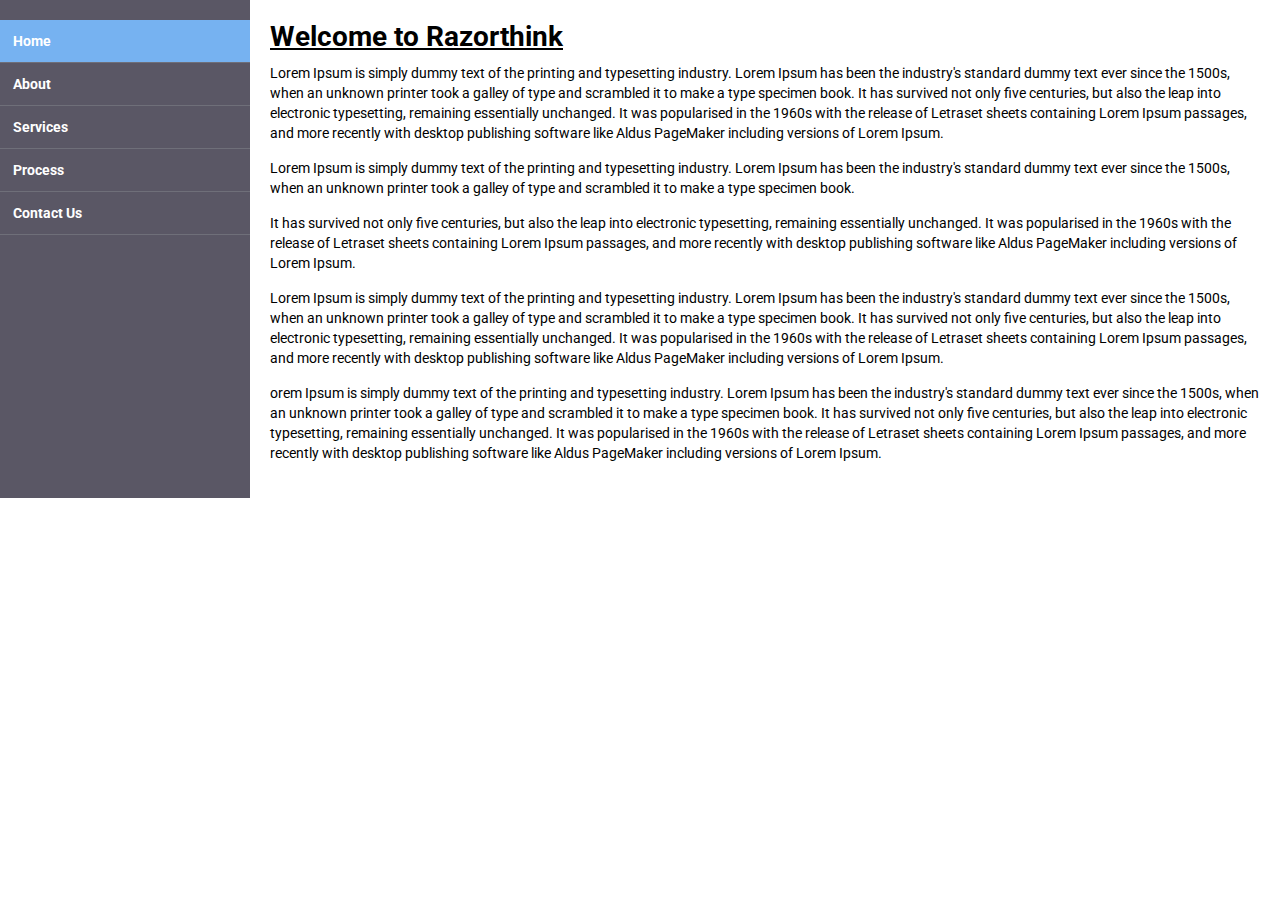
<file: Layout/Layout_ClearFix/index.html>
<!DOCTYPE html>
<html>
	<head>
        <link rel = "stylesheet" href = "Styles/styles.css">
        <link href="https://fonts.googleapis.com/css?family=Roboto" rel="stylesheet">
        <title>Layout ClearFix</title>
	</head>
	<body>
		<div class="layoutWrapper clearFix">
			<div class="layoutLeftCol fleft">
                <nav class="primaryNav">
                    <a class="primaryNav__link active" href="">Home</a>
                    <a class="primaryNav__link" href="">About</a>
                    <a class="primaryNav__link" href="">Services</a>
                    <a class="primaryNav__link" href="">Process</a>
                    <a class="primaryNav__link" href="">Contact Us</a>
                </nav>
            </div>
            <div class="layoutRightCol fright">
                <div>
                    <h1 class="contentHeader">
                        Welcome to Razorthink
                    </h1>
                    <p class="contentPara">
                        Lorem Ipsum is simply dummy text of the printing and typesetting industry. Lorem Ipsum has been the industry's standard dummy text ever since the 1500s, when an unknown printer took a galley of type and scrambled it to make a type specimen book. It has survived not only five centuries, but also the leap into electronic typesetting, remaining essentially unchanged. It was popularised in the 1960s with the release of Letraset sheets containing Lorem Ipsum passages, and more recently with desktop publishing software like Aldus PageMaker including versions of Lorem Ipsum.
                    </p>
                    <p class="contentPara">
                        Lorem Ipsum is simply dummy text of the printing and typesetting industry. Lorem Ipsum has been the industry's standard dummy text ever since the 1500s, when an unknown printer took a galley of type and scrambled it to make a type specimen book.
                    </p>
                    <p class="contentPara">
                        It has survived not only five centuries, but also the leap into electronic typesetting, remaining essentially unchanged. It was popularised in the 1960s with the release of Letraset sheets containing Lorem Ipsum passages, and more recently with desktop publishing software like Aldus PageMaker including versions of Lorem Ipsum.
                    </p>
                    <p class="contentPara">
                        Lorem Ipsum is simply dummy text of the printing and typesetting industry. Lorem Ipsum has been the industry's standard dummy text ever since the 1500s, when an unknown printer took a galley of type and scrambled it to make a type specimen book. It has survived not only five centuries, but also the leap into electronic typesetting, remaining essentially unchanged. It was popularised in the 1960s with the release of Letraset sheets containing Lorem Ipsum passages, and more recently with desktop publishing software like Aldus PageMaker including versions of Lorem Ipsum.
                    </p>
                    <p class="contentPara">
                        orem Ipsum is simply dummy text of the printing and typesetting industry. Lorem Ipsum has been the industry's standard dummy text ever since the 1500s, when an unknown printer took a galley of type and scrambled it to make a type specimen book. It has survived not only five centuries, but also the leap into electronic typesetting, remaining essentially unchanged. It was popularised in the 1960s with the release of Letraset sheets containing Lorem Ipsum passages, and more recently with desktop publishing software like Aldus PageMaker including versions of Lorem Ipsum.
                    </p>
                </div>
            </div>
            <div class="clearFix"></div>
		</div>
	</body>
</html>
</file>
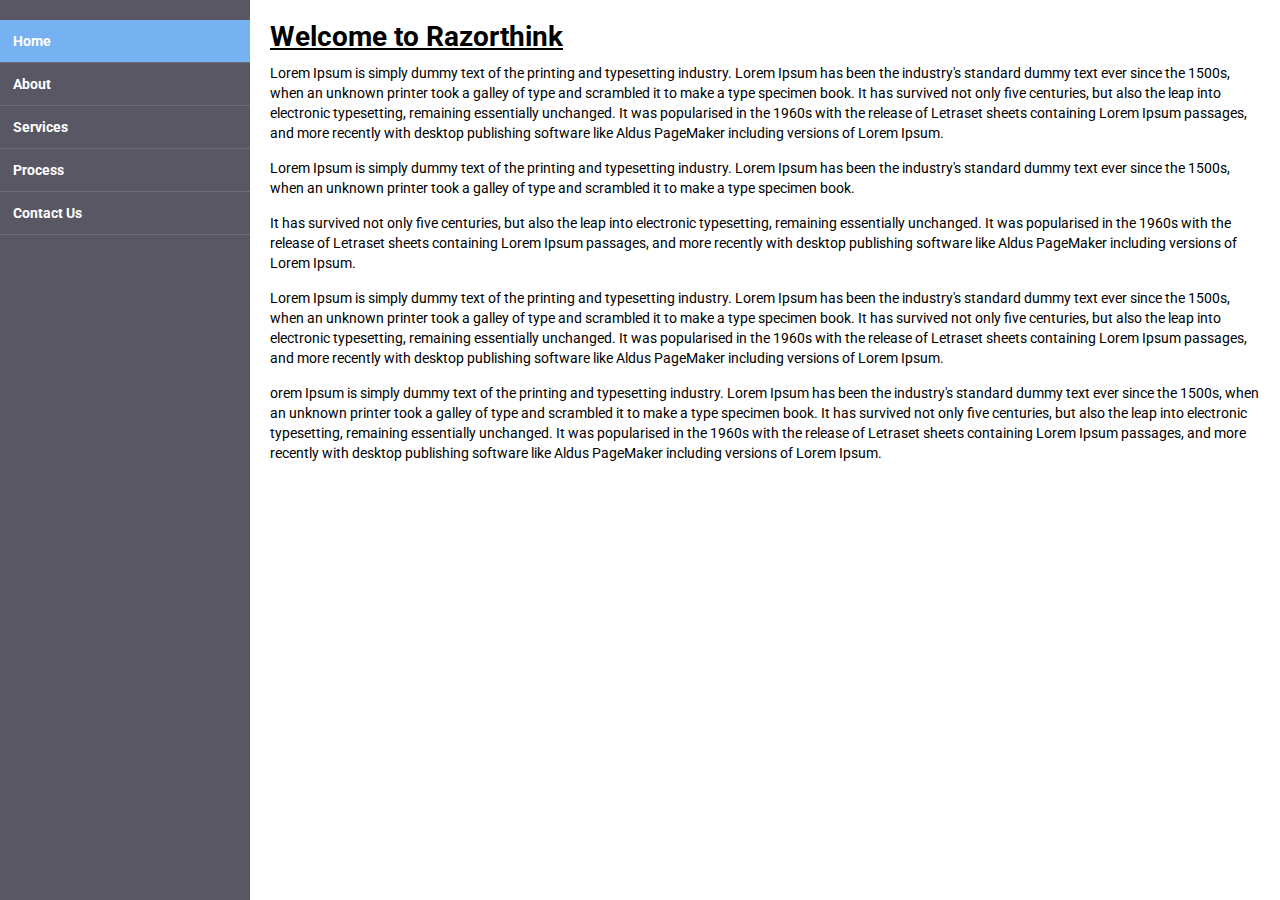
<file: Layout/Layout_flex/index.html>
<!DOCTYPE html>
<html>
	<head>
        <link rel = "stylesheet" href = "Styles/styles.css">
        <link href="https://fonts.googleapis.com/css?family=Roboto" rel="stylesheet">
        <title>Layout Flex</title>
	</head>
	<body>
		<div class="layoutWrapper">
			<div class="layoutLeftCol">
                <nav class="primaryNav">
                    <a class="primaryNav__link active" href="">Home</a>
                    <a class="primaryNav__link" href="">About</a>
                    <a class="primaryNav__link" href="">Services</a>
                    <a class="primaryNav__link" href="">Process</a>
                    <a class="primaryNav__link" href="">Contact Us</a>
                </nav>
            </div>
            <div class="layoutRightCol fright">
                <div class="content">
                    <h1 class="contentHeader">
                        Welcome to Razorthink
                    </h1>
                    <p class="contentPara">
                        Lorem Ipsum is simply dummy text of the printing and typesetting industry. Lorem Ipsum has been the industry's standard dummy text ever since the 1500s, when an unknown printer took a galley of type and scrambled it to make a type specimen book. It has survived not only five centuries, but also the leap into electronic typesetting, remaining essentially unchanged. It was popularised in the 1960s with the release of Letraset sheets containing Lorem Ipsum passages, and more recently with desktop publishing software like Aldus PageMaker including versions of Lorem Ipsum.
                    </p>
                    <p class="contentPara">
                        Lorem Ipsum is simply dummy text of the printing and typesetting industry. Lorem Ipsum has been the industry's standard dummy text ever since the 1500s, when an unknown printer took a galley of type and scrambled it to make a type specimen book.
                    </p>
                    <p class="contentPara">
                        It has survived not only five centuries, but also the leap into electronic typesetting, remaining essentially unchanged. It was popularised in the 1960s with the release of Letraset sheets containing Lorem Ipsum passages, and more recently with desktop publishing software like Aldus PageMaker including versions of Lorem Ipsum.
                    </p>
                    <p class="contentPara">
                        Lorem Ipsum is simply dummy text of the printing and typesetting industry. Lorem Ipsum has been the industry's standard dummy text ever since the 1500s, when an unknown printer took a galley of type and scrambled it to make a type specimen book. It has survived not only five centuries, but also the leap into electronic typesetting, remaining essentially unchanged. It was popularised in the 1960s with the release of Letraset sheets containing Lorem Ipsum passages, and more recently with desktop publishing software like Aldus PageMaker including versions of Lorem Ipsum.
                    </p>
                    <p class="contentPara">
                        orem Ipsum is simply dummy text of the printing and typesetting industry. Lorem Ipsum has been the industry's standard dummy text ever since the 1500s, when an unknown printer took a galley of type and scrambled it to make a type specimen book. It has survived not only five centuries, but also the leap into electronic typesetting, remaining essentially unchanged. It was popularised in the 1960s with the release of Letraset sheets containing Lorem Ipsum passages, and more recently with desktop publishing software like Aldus PageMaker including versions of Lorem Ipsum.
                    </p>
                </div>
            </div>
		</div>
	</body>
</html>
</file>
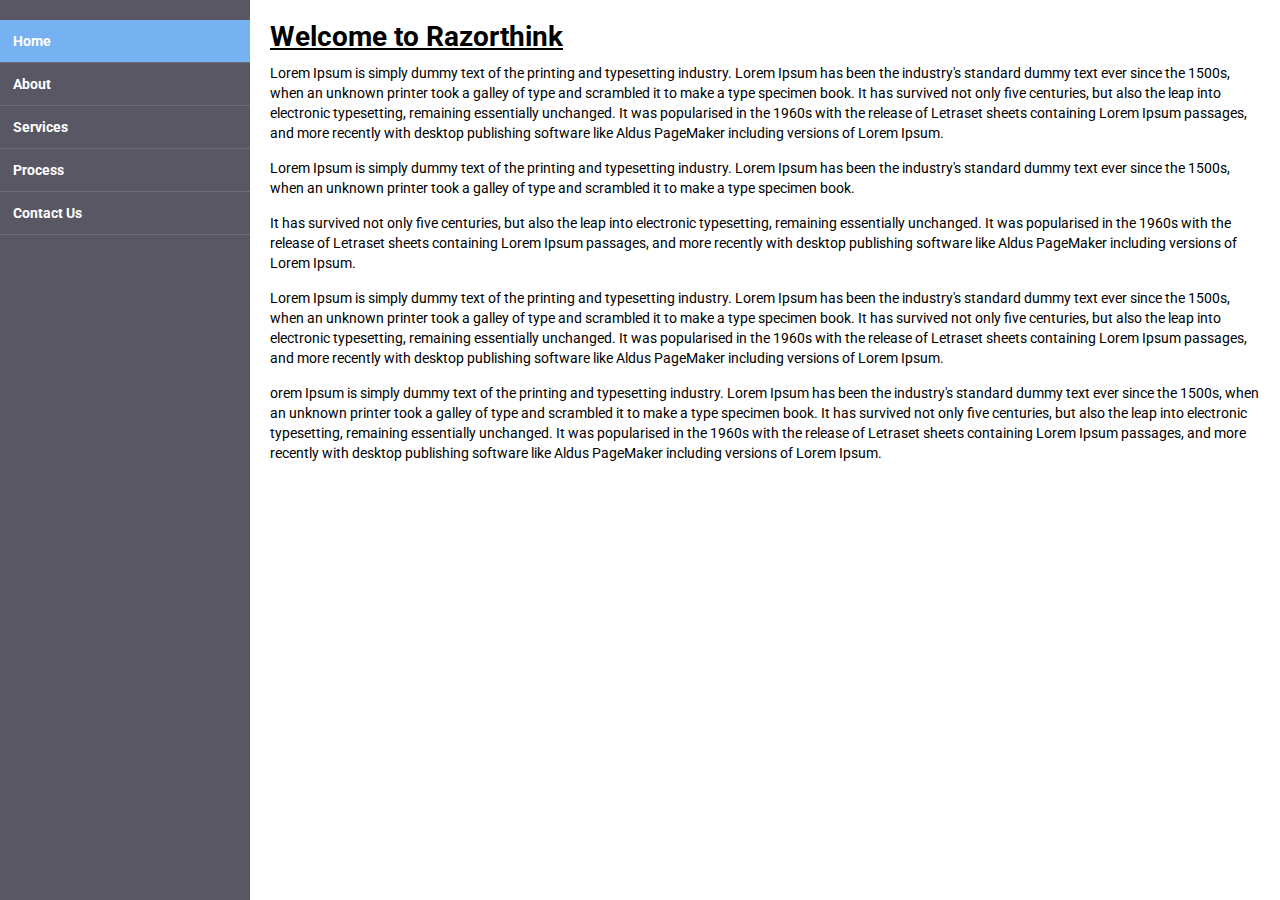
<file: Layout/Layout_HTML-Body-width100%height%/index.html>
<!DOCTYPE html>
<html>
	<head>
        <link rel = "stylesheet" href = "Styles/styles.css">
        <link href="https://fonts.googleapis.com/css?family=Roboto" rel="stylesheet">
        <title>
            Layout Width%Height%
        </title>
	</head>
	<body>
		<div class="layoutWrapper">
			<div class="layoutLeftCol fleft">

                <!-- left side navigation starts here -->
                <nav class="primaryNav">
                    <a class="primaryNav__link active" href="">Home</a>
                    <a class="primaryNav__link" href="">About</a>
                    <a class="primaryNav__link" href="">Services</a>
                    <a class="primaryNav__link" href="">Process</a>
                    <a class="primaryNav__link" href="">Contact Us</a>
                </nav>
                <!-- left side navigation ends here -->

            </div>

            <div class="layoutRightCol fright">
                <!-- right side contents starts here -->
                <div class="content">
                    <h1 class="contentHeader">
                        Welcome to Razorthink
                    </h1>
                    <p class="contentPara">
                        Lorem Ipsum is simply dummy text of the printing and typesetting industry. Lorem Ipsum has been the industry's standard dummy text ever since the 1500s, when an unknown printer took a galley of type and scrambled it to make a type specimen book. It has survived not only five centuries, but also the leap into electronic typesetting, remaining essentially unchanged. It was popularised in the 1960s with the release of Letraset sheets containing Lorem Ipsum passages, and more recently with desktop publishing software like Aldus PageMaker including versions of Lorem Ipsum.
                    </p>
                    <p class="contentPara">
                        Lorem Ipsum is simply dummy text of the printing and typesetting industry. Lorem Ipsum has been the industry's standard dummy text ever since the 1500s, when an unknown printer took a galley of type and scrambled it to make a type specimen book.
                    </p>
                    <p class="contentPara">
                        It has survived not only five centuries, but also the leap into electronic typesetting, remaining essentially unchanged. It was popularised in the 1960s with the release of Letraset sheets containing Lorem Ipsum passages, and more recently with desktop publishing software like Aldus PageMaker including versions of Lorem Ipsum.
                    </p>
                    <p class="contentPara">
                        Lorem Ipsum is simply dummy text of the printing and typesetting industry. Lorem Ipsum has been the industry's standard dummy text ever since the 1500s, when an unknown printer took a galley of type and scrambled it to make a type specimen book. It has survived not only five centuries, but also the leap into electronic typesetting, remaining essentially unchanged. It was popularised in the 1960s with the release of Letraset sheets containing Lorem Ipsum passages, and more recently with desktop publishing software like Aldus PageMaker including versions of Lorem Ipsum.
                    </p>
                    <p class="contentPara">
                        orem Ipsum is simply dummy text of the printing and typesetting industry. Lorem Ipsum has been the industry's standard dummy text ever since the 1500s, when an unknown printer took a galley of type and scrambled it to make a type specimen book. It has survived not only five centuries, but also the leap into electronic typesetting, remaining essentially unchanged. It was popularised in the 1960s with the release of Letraset sheets containing Lorem Ipsum passages, and more recently with desktop publishing software like Aldus PageMaker including versions of Lorem Ipsum.
                    </p>
                </div>
                <!-- right side contents ends here -->
            </div>
		</div>
	</body>
</html>
</file>
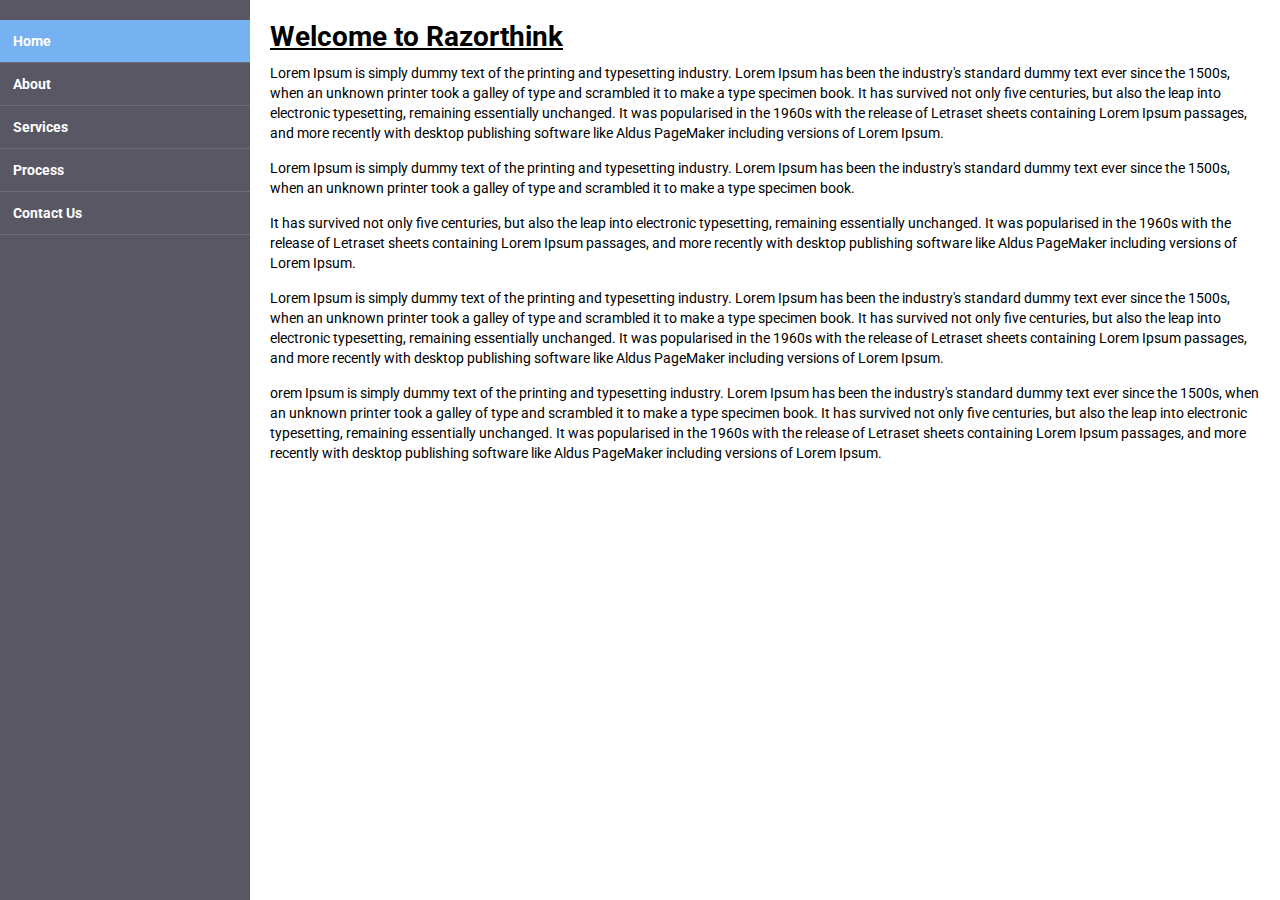
<file: Layout/Layout_Outer-position/index.html>
<!DOCTYPE html>
<html>
	<head>
        <link rel = "stylesheet" href = "Styles/styles.css">
        <link href="https://fonts.googleapis.com/css?family=Roboto" rel="stylesheet">
        <title>Layout PositionAbsolute</title>
	</head>
	<body>
		<div class="layoutWrapper">
			<div class="layoutLeftCol fleft">
                <nav class="primaryNav">
                    <a class="primaryNav__link active" href="">Home</a>
                    <a class="primaryNav__link" href="">About</a>
                    <a class="primaryNav__link" href="">Services</a>
                    <a class="primaryNav__link" href="">Process</a>
                    <a class="primaryNav__link" href="">Contact Us</a>
                </nav>
            </div>
            <div class="layoutRightCol fright">
                <div>
                    <h1 class="contentHeader">
                        Welcome to Razorthink
                    </h1>
                    <p class="contentPara">
                        Lorem Ipsum is simply dummy text of the printing and typesetting industry. Lorem Ipsum has been the industry's standard dummy text ever since the 1500s, when an unknown printer took a galley of type and scrambled it to make a type specimen book. It has survived not only five centuries, but also the leap into electronic typesetting, remaining essentially unchanged. It was popularised in the 1960s with the release of Letraset sheets containing Lorem Ipsum passages, and more recently with desktop publishing software like Aldus PageMaker including versions of Lorem Ipsum.
                    </p>
                    <p class="contentPara">
                        Lorem Ipsum is simply dummy text of the printing and typesetting industry. Lorem Ipsum has been the industry's standard dummy text ever since the 1500s, when an unknown printer took a galley of type and scrambled it to make a type specimen book.
                    </p>
                    <p class="contentPara">
                        It has survived not only five centuries, but also the leap into electronic typesetting, remaining essentially unchanged. It was popularised in the 1960s with the release of Letraset sheets containing Lorem Ipsum passages, and more recently with desktop publishing software like Aldus PageMaker including versions of Lorem Ipsum.
                    </p>
                    <p class="contentPara">
                        Lorem Ipsum is simply dummy text of the printing and typesetting industry. Lorem Ipsum has been the industry's standard dummy text ever since the 1500s, when an unknown printer took a galley of type and scrambled it to make a type specimen book. It has survived not only five centuries, but also the leap into electronic typesetting, remaining essentially unchanged. It was popularised in the 1960s with the release of Letraset sheets containing Lorem Ipsum passages, and more recently with desktop publishing software like Aldus PageMaker including versions of Lorem Ipsum.
                    </p>
                    <p class="contentPara">
                        orem Ipsum is simply dummy text of the printing and typesetting industry. Lorem Ipsum has been the industry's standard dummy text ever since the 1500s, when an unknown printer took a galley of type and scrambled it to make a type specimen book. It has survived not only five centuries, but also the leap into electronic typesetting, remaining essentially unchanged. It was popularised in the 1960s with the release of Letraset sheets containing Lorem Ipsum passages, and more recently with desktop publishing software like Aldus PageMaker including versions of Lorem Ipsum.
                    </p>
                </div>
            </div>
		</div>
	</body>
</html>
</file>
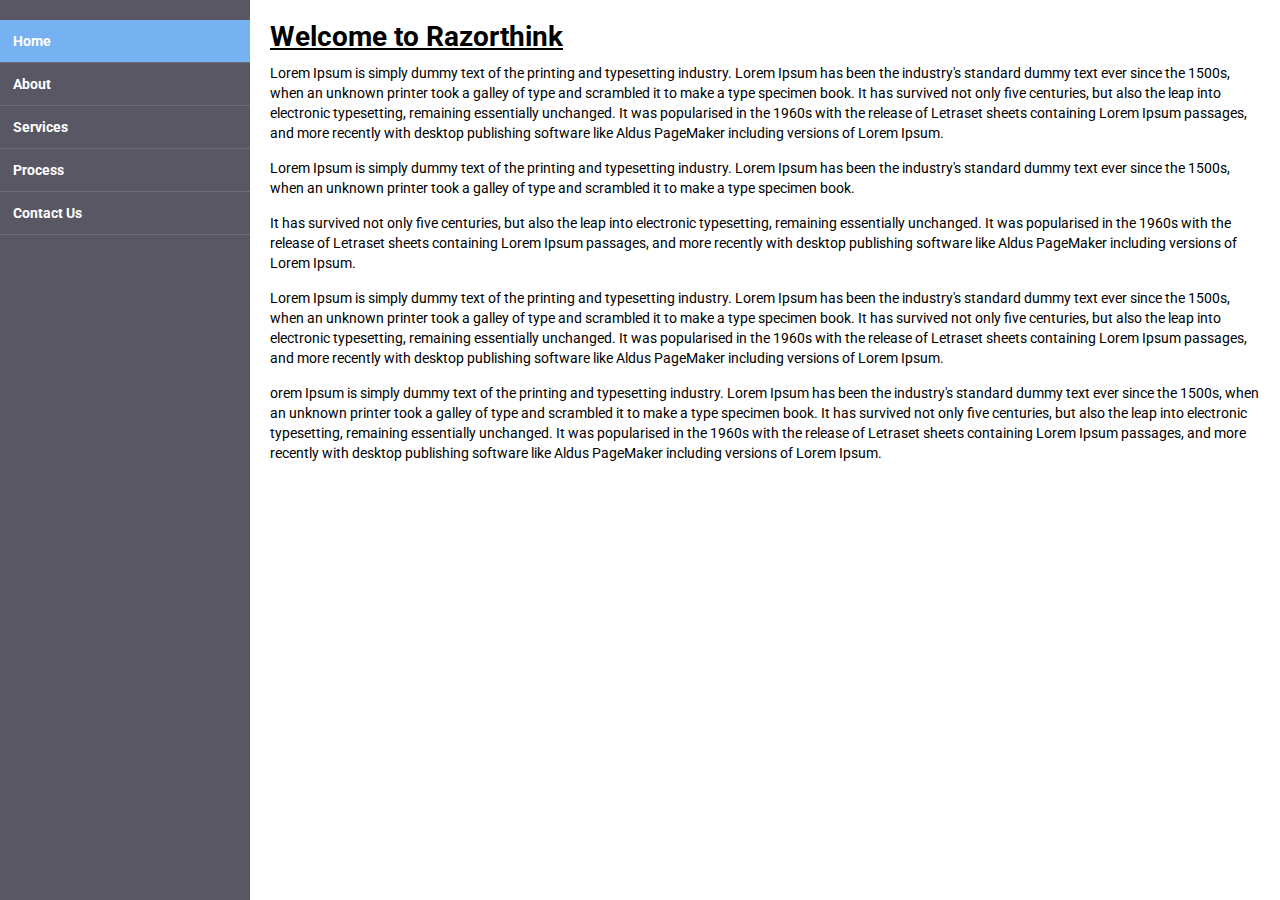
<file: Layout/Layout_position/index.html>
<!DOCTYPE html>
<html>
	<head>
        <link rel = "stylesheet" href = "Styles/styles.css">
        <link href="https://fonts.googleapis.com/css?family=Roboto" rel="stylesheet">
        <title>Layout PositionAbsolute</title>
	</head>
	<body>
		<div class="layoutWrapper">
			<div class="layoutLeftCol">
                <nav class="primaryNav">
                    <a class="primaryNav__link active" href="">Home</a>
                    <a class="primaryNav__link" href="">About</a>
                    <a class="primaryNav__link" href="">Services</a>
                    <a class="primaryNav__link" href="">Process</a>
                    <a class="primaryNav__link" href="">Contact Us</a>
                </nav>
            </div>
            <div class="layoutRightCol fright">
                <div class="content">
                    <h1 class="contentHeader">
                        Welcome to Razorthink
                    </h1>
                    <p class="contentPara">
                        Lorem Ipsum is simply dummy text of the printing and typesetting industry. Lorem Ipsum has been the industry's standard dummy text ever since the 1500s, when an unknown printer took a galley of type and scrambled it to make a type specimen book. It has survived not only five centuries, but also the leap into electronic typesetting, remaining essentially unchanged. It was popularised in the 1960s with the release of Letraset sheets containing Lorem Ipsum passages, and more recently with desktop publishing software like Aldus PageMaker including versions of Lorem Ipsum.
                    </p>
                    <p class="contentPara">
                        Lorem Ipsum is simply dummy text of the printing and typesetting industry. Lorem Ipsum has been the industry's standard dummy text ever since the 1500s, when an unknown printer took a galley of type and scrambled it to make a type specimen book.
                    </p>
                    <p class="contentPara">
                        It has survived not only five centuries, but also the leap into electronic typesetting, remaining essentially unchanged. It was popularised in the 1960s with the release of Letraset sheets containing Lorem Ipsum passages, and more recently with desktop publishing software like Aldus PageMaker including versions of Lorem Ipsum.
                    </p>
                    <p class="contentPara">
                        Lorem Ipsum is simply dummy text of the printing and typesetting industry. Lorem Ipsum has been the industry's standard dummy text ever since the 1500s, when an unknown printer took a galley of type and scrambled it to make a type specimen book. It has survived not only five centuries, but also the leap into electronic typesetting, remaining essentially unchanged. It was popularised in the 1960s with the release of Letraset sheets containing Lorem Ipsum passages, and more recently with desktop publishing software like Aldus PageMaker including versions of Lorem Ipsum.
                    </p>
                    <p class="contentPara">
                        orem Ipsum is simply dummy text of the printing and typesetting industry. Lorem Ipsum has been the industry's standard dummy text ever since the 1500s, when an unknown printer took a galley of type and scrambled it to make a type specimen book. It has survived not only five centuries, but also the leap into electronic typesetting, remaining essentially unchanged. It was popularised in the 1960s with the release of Letraset sheets containing Lorem Ipsum passages, and more recently with desktop publishing software like Aldus PageMaker including versions of Lorem Ipsum.
                    </p>
                </div>
            </div>
		</div>
	</body>
</html>
</file>
<file: Assignment4/Styles/styles.css>
* {
    margin: 0;
    padding: 0;
}

html, body {
    height: 100%;
}

.fright{
    float: right;
}

.fleft{
    float: left;
}

.marginLeft{
    margin-left: 45px;
}


.pageWrapper{
    height: 100%;
}

.headerOuterWrapper{
    position: fixed;
    top: 0;
    left: 0;
    right: 0;
    z-index: 9;
}

.fontWeightNormal{
    font-weight: normal !important;
}

body{
    font-family: Arial;
    font-size: 14px;
    font-weight: 400;
    min-width: 1000px;
}

.layoutContainer{
    width: 1000px;
    height: 100%;
    margin: auto;
    box-sizing: border-box;
    position: relative;
    display: flex;
    justify-content: space-between;
    padding-left: 10px;
    padding-right: 10px;
}

.primaryHeader{
    height: 50px;
    background: url(./../Images/hdr-navi.jpg) repeat-x;
    box-sizing: border-box;
    padding-top: 5px;
}

.primaryHeader__menuButton{
    height: 35px;
}

.primaryHeader__addButton{
    height: 35px;
}

.primaryHeader__navigation{

}

.primaryHeader__navigation__details{
    background: url('./../Images/tab-navi.png') no-repeat -28px -7px;
    width: 33px;
    height: 35px;
}

.primaryHeader__navigation__tasks{
    background: url('./../Images/tab-navi.png') no-repeat -105px -7px;
    width: 32px;
    height: 39px;
}

.primaryHeader__navigation__hazards{
    background: url('./../Images/tab-navi.png') no-repeat -180px -7px;
    width: 39px;
    height: 35px;
}

.primaryHeader__navigation__controls{
    background: url('./../Images/tab-navi.png') no-repeat -254px -7px;
    width: 41px;
    height: 38px;
}

.primaryHeader__navigation__history{
    background: url('./../Images/tab-navi.png') no-repeat -336px -7px;
    width: 34px;
    height: 38px;
}

.primaryHeader__navigation__help{
    background: url('./../Images/tab-navi.png') no-repeat -413px -7px;
    width: 28px;
    height: 40px;
}

.secondaryHeader{
    background: white;
    padding: 20px 10px 10px;
}

.secondaryHeader__subtitle{
    font-weight: bold;
    font-family: 'Inconsolata', monospace;
    font-size: 20px;
}

.secondaryHeader__title {
    font-weight: normal;
    font-size: 36px;
}

.secondaryHeader__infoList{
    list-style: none;
    display: inline-block;
    border: 1px solid #969494;
    border-radius: 7px;
}

.secondaryHeader__infoList__item{
    float: left;
    padding: 16px;
    border-right: 1px solid #969494;
}
.secondaryHeader__infoList__item:last-child{
    border: none;
}

.secondaryHeader__infoList__item__data{

}

.secondaryHeader__infoList__item__heading{
    font-size: 12px;
    display: block;
    font-weight: bold;
}

.secondaryHeader__image{
    width: 120px;
    height: 128px;
}

.secondaryHeader__right {
    float: left;
    width: calc(100% - 120px);
}

.contentTitleWrapper{
    background: url("./../Images/main-hdr-bg.jpg") repeat-x;
    height: 45px;
}

.contentTitleWrapper__title{
    text-align: center;
    color: white;
    line-height: 40px;
    position: absolute;
    top: 0;
    left: 0;
    right: 0;
    bottom: 0;
}

.contentTitleWrapper__addButton{
    position: absolute;
    top: 5px;
    right: 10px;
    border: none;
    background: url(./../Images/dark-blue-lft.png) no-repeat 0 0;
    width: 100px;
    color: white;
    height: 30px;
    font-weight: bold;
}




.content{
    position: absolute;
    top: 254px;
    right: 0;
    left: 0;
    bottom: 50px;
    overflow: auto;
    margin-left: 13px;
    background-color: green;
}

.content__list{
    list-style: none;
}

.content__list__item{
    background: white;
    display: flex;
    height: 150px;
    border: 1px none #d5d5d5;
    border-bottom-style: solid;

}

.content__list__item:nth-child(even){
    background-color: #f2f2f2;
}

.content__list__item__imgWrapper{
    border: 1px solid #d5d5d5;
    box-sizing: border-box;
    margin: 10px 15px 10px 0;
}

.content__list__item__imgWrapper__img{
    height: 127px;
    width: 130px;
}

.content__list__item__data{
    width: calc(100% - 371px);
    box-sizing: border-box;
    padding: 20px 0;
}

.content__list__item__data__header{
    font-weight: normal;
    color: #363636;
    padding: 0;
    line-height: 15px;
}

.content__list__item__data__info{
    padding-right: 30px;
    padding-top: 15px;
    font-size: 15px;
    line-height: 18px;
    padding-bottom: 2px;

}

.content__list__item__data__attachmentWrapper{
    border: 1px solid #d5d5d5;
    width: 48px;
    height: 23px;
    border-radius: 3px;
    position: relative;
}

.content__list__item__data__attachmentWrapper__attachment{
    background: url(./../Images/attachment.png) no-repeat 7px 1px;
    width: 30px;
    height: 20px;
    display: inline-block;
    float: left;
}

.content__list__item__data__attachmentWrapper__count{
    float: right;
    position: absolute;
    right: 7px;
    top: 3px;
}


.content__list__item__info{
    width: 128px;
    margin: 20px;
}

.hazardComp{

}

.hazardComp__header{
    display: block;
    font-weight: bold;
    font-size: 12px;
}

.hazardComp__table{

}

.severityComp{
    margin-top: 8px;
}

.severityComp__header{
    display: block;
    font-weight: bold;
    font-size: 12px;
}

.severityComp__list{
    list-style: none;
    margin-top: 4px;
    border: 1px solid #969494;
    border-radius: 25px;
    display: flex;
    background-color: white;
    height: 17px;
}


.content__list__item__arrow{
    width: 29px;
    padding-left: 15px;
    display: flex;
}



.content__list__item__arrow__img{
    background: url("./../Images/list-arrow.png") no-repeat center;
    width: 29px;
    height: 100%;
    border: none;
}

.hazardComp__table{
    width: 100%;
}

table, th, td {
    border: 1px solid #d5d5d5;
    border-collapse: collapse;
}

table.hazardComp__table td:nth-child(n){
    width: 40px;
    height: 30px;
    position: relative;
}

.hazardComp__table__icon{
    float: left;
    width: 30px;
    height: 21px;
}

.hazardComp__table__icon.icon1{
    background: url('./../Images/icon-item.png') no-repeat 7px 0;
}

.hazardComp__table__icon.icon1.inactive{
    background: url('./../Images/icon-deactive.png') no-repeat 7px 0;
}

.hazardComp__table__icon.icon2{
    background: url('./../Images/icon-item.png') no-repeat -59px 0;
}

.hazardComp__table__icon.icon2.inactive{
    background: url('./../Images/icon-deactive.png') no-repeat -59px 0;
}

.hazardComp__table__icon.icon3{
    background: url('./../Images/icon-item.png') no-repeat -127px 0;
}

.hazardComp__table__icon.icon3.inactive{
    background: url('./../Images/icon-deactive.png') no-repeat -127px 0;
}

.hazardComp__table__icon.icon4{
    background: url('./../Images/icon-item.png') no-repeat 7px -28px;
}

.hazardComp__table__icon.icon4.inactive{
    background: url('./../Images/icon-deactive.png') no-repeat 7px -28px;
}

.hazardComp__table__icon.icon5{
    background: url('./../Images/icon-item.png') no-repeat -59px -28px;
}

.hazardComp__table__icon.icon5.inactive{
    background: url(./../Images/icon-deactive.png) no-repeat -59px -28px;
}

.hazardComp__table__icon.icon6{
    background: url('./../Images/icon-item.png') no-repeat -127px -28px;
}

.hazardComp__table__icon.icon6.inactive{
    background: url('./../Images/icon-deactive.png') no-repeat -127px -28px;
}

.hazardComp__table__count{
    float: right;
    position: absolute;
    right: 5px;
    top: 7px;
    font-weight: bold;
    font-size: 12px;
}

.severityComp__list__item{
    color: white;
    font-weight: bold;
}

.severityComp__list__item.good{
    background: url('./../Images/green-color.jpg') repeat;
    border-radius: 25px 0 0 25px;
}

.severityComp__list__item.average{
    background: url('./../Images/orange-color.jpg') repeat;
}

.severityComp__list__item.bad{
    background: url('./../Images/red-color.jpg') repeat;
    border-radius: 0 25px 25px 0;
}


.severityComp__list__item:last-child{
    border: none;
}

.severityComp__list li{
    display: inline-block;
    flex: 1;
    padding-left: 10px;
    border-right: 1px solid white;
}















.footer{
    background: #fdfdfd;
    position: fixed;
    right: 0;
    left: 0;
    bottom: 0;
    height: 50px;
}

.footer__logo{
    width: 230px;
    height: 40px;
    padding-top: 10px;
}

.footer__submitButton{
    color: white;
    background-color: #0097d0;
    font-size: 15px;
    height: 35px;
    width: 300px;
    margin: 10px 0 10px 10px;
    border: none;
    border-radius: 7px;
}
</file>
<file: Assignment7_Responsive/Styles/styles.css>
* {
    margin: 0;
    padding: 0;
    box-sizing: border-box;
    text-decoration: none;
    list-style-type: none;
    font-family: 'Roboto', sans-serif;
    color: #878787;
    font-size: 14px;
}

html, body {
    font-weight: 400;
    font-style: normal;
}

body {
    background-color: #111617;
}

.fright{
    float: right;
}

.fleft{
    float: left;
}

.clearfix:after {
    content: '';
    display: block;
    clear: both;
}

.pageWrapper{
    height: 100%;
    overflow: hidden;
}

.headerWrapper{
    display: block;
    height: 50px;
    width: 100%;
    background: url("./../Images/main-hdr-bg.jpg") repeat-x;
    background-size: 100%;
}

.headerWrapper__leftHeader{
    padding-top: 15px;
    padding-bottom: 15px;
    padding-left: 20px;
    font-size: 22px;
    line-height: 20px;
    color: #abb0ac;
    width: 9%;
}

.headerWrapper__rightHeader{
    display: inline-block;
    width: calc(100% - 61.8%);
    height: 100%;
}

.userProfile{
    display: inline-block;
    position: relative;
    margin-left: 15px;
    padding-right: 36px;
    width: 30%;
}

.userProfile__img{
    width: 40px;
    height: 40px;
    float: left;
    background: url("./../Images/user-img.jpg") no-repeat 0 0;
    width: 51px;
    height: 40px;
}

.userProfile__name__arrow{
    background: url("./../Images/arrow-dwn2.png") no-repeat -2px -2px;
    width: 9px;
    height: 5px;
    display: inline-block;
}

.userProfile__name{
    color: #8d9499;
    padding-left: 8px;
    font-size: 12px;
    padding-right: 5px;
    padding-top: 10px;
    display: inline-block;
    font-weight: bold;
}

.headerWrapper__rightHeader__nav {
    /*color: #8c918d;*/
    /*font-size: 12px;*/
    /*margin-right: 10px;*/
    /*padding: 5px 8px 5px 38px;*/
    /*border-radius: 4px;*/
    /*border: 1px solid #0000008f;*/
    /*box-shadow: inset 0 0 14px 1px #00000057;*/

    font-size: 12px;
    margin-right: 10px;
    padding: 5px 2px 5px 24px;
    border-radius: 7px;
    border: 1px solid #0000008f;
    box-shadow: inset 0 0 14px 1px #00000057;
    font-weight: bold;
}

.headerWrapper__rightHeader__nav.home{
    background: #1a1a1a url(./../Images/home-img.jpg) no-repeat 7px 2px;
    background-size: 17px 17px;
}

.headerWrapper__rightHeader__nav.user{
    background: #090f12 url(./../Images/users-img.jpg) no-repeat 6px 4px;
    background-size: 15px 15px;
}

.headerWrapper__rightHeader__nav.dropdown{
    padding: 5px 25px 5px 15px;
    background: #1a1a1a url(./../Images/arrow-dwn.png) no-repeat 72px;
}

.headerWrapper__rightHeader__nav.active{
    color: #f5f5f7;
}

.headerWrapper__rightHeader__wrapper{
    display: inline-block;
    position: relative;
    margin-left: 5px;
    width: 21.5%;
}

.headerWrapper__rightHeader__wrapper__textBox{
    background: #344046;
    border-radius: 13px;
    height: 25px;
    border: 1px solid #171f24;
    width: 125px;
}

.headerWrapper__rightHeader__wrapper__img{
    position: absolute;
    top: 5px;
    width: 15px;
    height: 15px;
    right: 10px;
    background: url(./../Images/srch-icon.png) no-repeat;
}

.headerWrapper__rightHeader__navigation{
    display: inline-block;
    padding-top: 15px;
    width: 43.3%;
}

.contentMainWrapper{
    height: calc(100% - 50px);
    width: 100%;
    display: block;
}

.leftNavigation{
    /*width: 200px;*/
    width: 13.1%;
    background-color: #111617;
    height: 100%;
    overflow: hidden;
    box-sizing: border-box;
}

.leftNavigation__nav{
    width: 100%;
}

.leftNavigation__nav__item{
    color: #6c7378;
    display: block;
    height: 40px;
    border: 1px solid #0a0e0f;
    border-left: 5px solid #2b3740;
    text-shadow: 1px 1px 2px #080808, 0 0 25px #525256;
    width: 100%;
    position: relative;
    box-shadow: 1px 2px 0px;
}

.boxShadow{
    width: 100%;
    height: 3px;
    display: inline-block;
}

.leftNavigation__nav__item.active{
    border-left: 5px solid #5ea4b8;
}

.leftNavigation__nav__item.active .leftNavigation__nav__text{
    color: #dcdada;
}

.leftNavigation__nav__img1{
    background: url(./../Images/dashboard-img.jpg) no-repeat 20px 3px;
    width: 50px;
    height: 27px;
    display: inline-block;
}

.leftNavigation__nav__img2{
    width: 50px;
    height: 27px;
    display: inline-block;
    background: url('./../Images/lab-img.jpg') no-repeat 23px 3px;
}

.leftNavigation__nav__img3{
    width: 50px;
    height: 27px;
    display: inline-block;
    background: url(./../Images/forms-img.jpg) no-repeat 23px 3px;
}

.leftNavigation__nav__img4{
    width: 50px;
    height: 27px;
    display: inline-block;
    background: url('./../Images/charts-img.jpg') no-repeat 20px 3px;
}

.leftNavigation__nav__img5{
    width: 50px;
    height: 28px;
    display: inline-block;
    background: url(./../Images/others-img.jpg) no-repeat 20px 2px;
}

.leftNavigation__nav__text{
    font-size: 13px;
    display: inline-block;
    padding-left: 15px;
}

.leftNavigation__nav__arrow{
    background: url(./../Images/arrow-dwn2.png) no-repeat -2px -2px;
    width: 9px;
    height: 5px;
    display: inline-block;
    position: absolute;
    top: 21px;
    right: 65px;
}

.leftNavigation__image{
    margin-top: 60px;
    margin-bottom: 60px;
    width: 100%;
}

.leftNavigation__image__text{
    display: block;
    text-align: center;
    color: #616566;
    font-size: 11px;
    text-align: center;
    margin-top: 10px;
}

.leftNavigation__image__img{
    width: 158px;
    height: 160px;
    margin-left: 20px;
}

.list{
    width: 100%;
}

.list__item{
    border: 1px solid #0a0e0f;
    height: 60px;
    width: 100%;
}

.list__item__data{
    display: inline-block;
    height: 100%;
    /*width: calc(100% - 90px);*/
    width: calc(100% - 45.20%);
    text-align: center;
    padding-top: 10px;
}

.list__item__data .color1{
    color: #6e7a7d
}

.list__item__chart{
    float: right;
    padding-right: 10px;
    padding-top: 19px;
    height: 50px;
    /*width: 90px;*/
    width: 45.20%;
}

.list__item__data__text{
    display: block;
    color: #676d7a;
    font-size: 13px;
    width: 100%;
}

.list__item__data.color1 .list__item__data__text{
    color: #6e7a7d;
}

.list__item__data.color1 .list__item__data__num{
    color: #6e7a7d;
}

.list__item__data.color2 .list__item__data__text{
    color: #7a8f5a;
}

.list__item__data.color2 .list__item__data__num{
    color: #7a8f5a;
}

.list__item__data.color3 .list__item__data__text{
    color: #6d98b3;
}

.list__item__data.color3 .list__item__data__num{
    color: #6d98b3;
}

.list__item__data__num{
    display: block;
    color: #676d7a;
    font-weight: bold;
    font-size: 18px;
    width: 100%;
}

.content{
    height: 100%;
    /*width: calc(100% - 200px);*/
    width: calc(100% - 13.1%);
    background: #f0f0f0;
}

.layoutContainer{
    padding: 20px 15px 15px 15px;
}

.content__primaryHeader{
    background: url(./../Images/db-hdr-bg.jpg);
    height: 70px;
    width: 100%;
    box-shadow: 0px 1px 3px #b3acac;
}

.content__primaryHeader__left{
    display: inline-block;
    /*width: 200px;*/
    width: 15.49%;
    float: left;
}

.content__primaryHeader__right{
    float: right;
    height: 100%;
    /*width: calc(100% - 200px);*/
    width: calc(100% - 15.49%);
}

.list2{
    float: right;
    width: 47.4%;
}

.list2__item{
    border: none;
    display: inline-block;
    height: 40px;
    /*min-width: 170px;*/
    min-width: 32.8%;
    width: 12%;
}

.list2__item__data{
    /*width: calc(100% - 85px);*/
    width: calc(100% - 50%);
}

.list2__item__data__text{

}

.list2__item__data__text.reviews{
    color: #767a7b !important;
}

.list2__item__data__num{

}

.list2__item__chart{
    padding-right: 15px;
    /*width: 85px;*/
    width: 50%;
    height: 100%;
    padding-top: 10px;
}

.rightBorder{
    border-right: 1px dotted black;
}

.list2__item__data.color1 .list2__item__data__text{
    color: #6796ab;
}

.list2__item__data.color1 .list2__item__data__num{
    color: #6796ab;
}

.list2__item__data.color2 .list2__item__data__text{
    color: #98cc7c;
}

.list2__item__data.color2 .list2__item__data__num{
    color: #98cc7c;
}

.list2__item__data.color3 .list2__item__data__text{
    color: #d14f5a;
}

.list2__item__data.color3 .list2__item__data__num{
    color: #d14f5a;
}

.content__primaryHeader__left__head__img{
    background: url(./../Images/dashbord2-img.jpg) no-repeat 0px 3px;
    width: 14%;
    /* width: 28px; */
    height: 23px;
    display: inline-block;
}

.content__primaryHeader__left__head__text{
    font-size: 24px;
    color: #878787;
    padding-left: 5px;
    font-weight: 500;
    width: 100%;
}

.content__primaryHeader__left__head{
    width: 100%;
}

.content__primaryHeader__left__text{
    font-size: 15px;
    color: #b9b9b9;
    width: 100%;
}

.content__secondaryHeader{
    width: 100%;
    height: 6.8%;

}

.secondaryHeader{
    background: url(./../Images/db-hdr-bg.jpg);
    height: 35px;
    width: 100%;
    border: #cacaca solid 1px;
    background-position-y: 54px;
    border-radius: 7px;
}

.secondaryHeader__left{
    display: inline-block;
    height: 100%;
    /*width: 75px;*/
    width: 5.80%;
    background: url(./../Images/big-right-arrow2.jpg) repeat-x;
    border-radius: 7px 0 0 7px;
    padding-top: 10px;
    padding-left: 15px;
    position: relative;
}

.secondaryHeader__right{
    display: inline-block;
    /*width: calc(100% - 95px);*/
    width: calc(100% - 7.4%);
    height: 100%;
    padding-top: 10px;
    padding-bottom: 10px;
    box-sizing: border-box;
    border-radius: 0 7px 7px 0;
}

.secondaryHeader__left__icon{
    background: url(./../Images/home-img2.jpg) no-repeat 0 0;
    /*width: 15px;*/
    width: 25%;
    height: 12px;
    display: inline-block;
}

.secondaryHeader__left__text{
    font-size: 14px;
    color: white;
}

.secondaryHeader__left__arrow{
    background: url(./../Images/big-right-arrow.jpg) no-repeat 0 0;
    /*width: 20px;*/
    width: 26%;
    height: 35px;
    display: inline-block;
    position: absolute;
    right: -18px;
    bottom: -2px;
}

.secondaryHeader__right__icon{
    display: inline-block;
    background: url(./../Images/dashbord2-img.jpg) no-repeat 0 0;
    /*width: 24px;*/
    width: 2%;
    height: 100%;
    background-size: 20px;
}

.secondaryHeader__right__text{
    display: inline-block;
    font-size: 13px;
    color: #8d8d8f;
    font-weight: bold;
}

.mainContent{
    width: 100%;
    height: 100%;
}

.mainContent__first{
    height: 270px;
    width: 100%;
}

.mainContent__first__left{
    /*width: 280px;*/
    width: 21.691%;
    height: 100%;
    border-radius: 7px;
}

.mainContent__first__right{
    /*width: calc(100% - 280px);*/
    width: calc(100% - 21.691%);
    height: 100%;
    border-radius: 7px;
    padding-bottom: 15px;
    padding-left: 20px;
}

.mainContent__first__right__header{
    height: 40px;
    background: url(./../Images/db-menu-bg.jpg) repeat-x;
    width: 100%;
    border-radius: 7px 7px 0 0;
    border: 1px solid #d6d0d0;
}

.mainContent__first__right__body{
    height: calc(100% - 40px);
    width: 100%;
    border: 1px solid #d6d0d0;
    border-top: none;
    border-radius: 0 0 7px 7px;
    background: #fafafa;
}

.chartLeft{
    width: 47%;
    height: 100%;
    padding-right: 30px;
}

.chartLeft__first__wrapper{
    width: 100%;
    height: 50%;
    display: inline-block;
    margin-bottom: 10px;
}

.chartLeft__first{
    width: 100%;
    height: 70px;
}

.chartLeft__first__icon{
    background: url(./../Images/visits-img.jpg) no-repeat 0px 0px;
    /*width: 36px;*/
    width: 8.56%;
    height: 34px;
    display: inline-block;
}

/*--------------------------------------------*/
/*Width as % set till now....*/

/*Do the nav lightning border box shadow pseudocode*/

/*-----------------------------------------------*/

.chartLeft__first__count{
    font-size: 33px;
    color: #828282;
    line-height: 30px;
}

.chartLeft__first__progressbar{
    width: 100%;
    height: 5px;
    background: #dedede;
    display: block;
    position: relative;
    border-radius: 10px;
    margin-bottom: 7px;
    border: 1px solid #c8c8c8;
}

.chartLeft__first__progressbar__marked{
    width: 80%;
    height: 100%;
    background: #77c0f6;
    display: inline-block;
    position: absolute;
    border-radius: 10px;
}

.chartLeft__first__text{
    font-size: 13px;
    display: block;
    font-weight: 600;
    width: 100%;
}


.chartLeft__second{
    width: 100%;
    padding-top: 30px;
    display: flex;
    justify-content: space-between;
}

.chartLeft__second__1{
    width: calc(100% / 2);
    padding-right: 3px;
}

.chartLeft__second__2{
    width: calc(100% / 2);
    padding-left: 3px;
}

.mainContent__first__right__body__right{
    background: url(./../Images/chart.jpg) no-repeat 0 0;
    width: 53%;
    height: 184px;
}

.mainContent__first__right__header__1{
    font-size: 13px;
    display: inline-block;
    padding: 10px;
    font-weight: bold;
}

.mainContent__first__right__header__2{
    display: inline-block;
    border-left: 1px solid #d6d0d0;
    padding: 10px;
    width: initial;
    height: 100%;
}

.mainContent__first__left__row__item{
    background: url(./../Images/db-hdr-bg.jpg) repeat;
    display: inline-block;
    border-radius: 7px;
    /*width: 130px;*/
    width: 46.428%;
    height: 75px;
    position: relative;
    margin-right: 10px;
    border: 1px solid #d0cfcf;
    box-shadow: inset 0 0 4px 0px #dad3d3;
}

.mainContent__first__left__row__item__icon1{
    background: url(./../Images/new-project-img.jpg) no-repeat 0 0;
    /*width: 33px;*/
    width: 25.79%;
    height: 36px;
    display: inline-block;
}

.mainContent__first__left__row__item__icon2{
    background: url(./../Images/msgs-img.jpg) no-repeat 0 0;
    /*width: 44px;*/
    width: 34.38%;
    height: 31px;
    display: inline-block;
}

.mainContent__first__left__row__item__icon3{
    display: inline-block;
    background: url(./../Images/files-img.jpg) no-repeat 0 0;
    /*width: 41px;*/
    width: 32.04%;
    height: 32px;
}

.mainContent__first__left__row__item__icon4{
    display: inline-block;
    background: url('./../Images/users-img.jpg') no-repeat 0 0;
    /*width: 36px;*/
    width: 28.13%;
    height: 36px;
}

.mainContent__first__left__row__item__icon5{
    display: inline-block;
    background: url('./../Images/facebook-icon.jpg') no-repeat 0 0;
    /*width: 36px;*/
    width: 28.13%;
    height: 34px;
}

.mainContent__first__left__row__item__icon6{
    display: inline-block;
    background: url(./../Images/twitter-icon.jpg) no-repeat 0 0;
    /*width: 40px;*/
    width: 31.26%;
    height: 38px;
}

.mainContent__first__left__row__item__notification1{
    background: url(./../Images/new-proj.png) no-repeat 0 0;
    width: 33px;
    width: 25.388%;
    height: 33px;
    display: inline-block;
    position: absolute;
    padding-right: 5px;
    transform: rotate(0deg) translateX(-33px) translateY(0px);
    border-radius: 0 7px 0 0;
    text-align: right;
    color: white;
    font-size: 20px;
    font-weight: bolder;
}

.mainContent__first__left__row__item__notification2{
    /*width: 20px;*/
    width: 15.63%;
    height: 20px;
    display: inline-block;
    background: #5d6968;
    position: absolute;
    top: 2px;
    right: 2px;
    font-size: 12px;
    color: white;
    border-radius: 4px;
    text-align: center;
    font-weight: bolder;
    padding-top: 3px;
}

.mainContent__first__left__row__item__notification4{
    background: url(./../Images/usr.png) no-repeat 0 0;
    /*width: 33px;*/
    width: 25.79%;
    height: 33px;
    display: inline-block;
    position: absolute;
    padding-right: 6px;
    padding-top: 3px;
    transform: rotate(0deg) translateX(-32px) translateY(0px);
    border-radius: 0 7px 0 0;
    text-align: right;
    color: white;
    font-size: 12px;
    font-weight: bolder;
}

.mainContent__first__left__row__item__notification6{
    background: url(./../Images/follow.png) no-repeat 0 0;
    /*width: 32px;*/
    width: 25.01%;
    height: 33px;
    display: inline-block;
    position: absolute;
    padding-right: 5px;
    transform: rotate(0deg) translateX(-32px) translateY(0px);
    border-radius: 0 7px 0 0;
    text-align: right;
    color: white;
    font-size: 12px;
    font-weight: bolder;
    padding-top: 3px;
}


.mainContent__first__left__row__item__text{
    font-size: 11px;
    display: block;
    color: #616161;
    font-weight: bold;
    width: 100%;
}

.mainContent__first__left__row__item__wrap{
    height: 100%;
    width: 100%;
    text-align: center;
    display: inline-block;
    padding-top: 10px;
}

.mainContent__first__left__row{
    width: 100%;
    margin-bottom: 15px;
    height: 75px;
}

.chartLeft__second__wrapper{
    height: 50%;
    width: 100%;
}

.chartLeft__second__1__icon{
    display: inline-block;
    background: url('./../Images/new-visitors-img.jpg') no-repeat 0 0;
    width: 29px;
    height: 26px;
}

.chartLeft__second__count{
    font-size: 17px;
    padding-left: 10px;
    height: 100%;
    display: inline-block;
    vertical-align: middle;
}

.chartLeft__second__progressbar{
    width: 100%;
    height: 5px;
    background: #dedede;
    display: block;
    position: relative;
    border-radius: 10px;
    margin-bottom: 7px;
    border: 1px solid #c8c8c8;
}

.chartLeft__second__1__progressbar__marked{
    width: 65%;
    height: 100%;
    background: #77c0f6;
    display: inline-block;
    position: absolute;
    border-radius: 10px;
}

.chartLeft__second__2__progressbar__marked{
    width: 85%;
    height: 100%;
    background: #77c0f6;
    display: inline-block;
    position: absolute;
    border-radius: 10px;
}

.chartLeft__second__text{
    font-size: 12px;
}

.chartLeft__second__2__icon{
    display: inline-block;
    background: url('./../Images/views-img.jpg') no-repeat 0 0;
    width: 29px;
    height: 26px;
}


/*=======================================================================*/
/*mainContent__second starts here*/
/*=======================================================================*/


.mainContent__second{
    height: 600px;
    width: 100%;
    display: flex;
    justify-content: space-between;

}

.calendar{
    width: 50%;
    height: 100%;
    display: inline-block;
    margin-right: 15px;
    border-radius: 7px;
}

.calendar__primaryHeader{
    height: 40px;
    width: 100%;
    background: url(./../Images/cal-hd-bg.jpg) repeat-y;
    border: 1px solid #ded6d6;
    box-shadow: inset 0 0px 0px 1px #f7efef;
    border-radius: 7px 7px 0 0;
}

.calendar__primaryHeader__fullCalendar{
    margin-top: 10px;
    margin-left: 10px;
    font-size: 13px;
    font-weight: bold;
    color: #737070;
}

.calendar__primaryHeader__right{
    display: inline-block;
    height: 100%;
}

.calendar__primaryHeader__right__month{
    padding-left: 15px;
    padding-right: 15px;
    border-left: 1px solid #d0cfcf;
    display: inline-block;
    border-right: 1px solid #d0cfcf;
    height: 100%;
    justify-content: center;
    line-height: 40px;
    font-size: 12px;
}

.calendar__primaryHeader__right__month.active{
    background: #fafafa;
}

.calendar__primaryHeader__right__week:hover{
    background: #fafafa;
}

.calendar__primaryHeader__right__day:hover{
    background: #fafafa;
}

.calendar__primaryHeader__right__week{
    padding-left: 15px;
    padding-right: 15px;
    border-right: 1px solid #d0cfcf;
    display: inline-block;
    height: 100%;
    justify-content: center;
    font-size: 12px;
    line-height: 40px;
}

.calendar__primaryHeader__right__day{
    padding-left: 15px;
    padding-right: 15px;
    border-right: 1px solid #d0cfcf;
    display: inline-block;
    height: 100%;
    justify-content: center;
    font-size: 12px;
    line-height: 40px;
}

.calendar__secondaryHeader{
    width: 100%;
    height: 40px;
    background: #fafafa;
    display: flex;
    justify-content: space-between;
    padding-left: 15px;
    padding-right: 15px;
    align-items: center;
    border-right: 1px solid #d0cfcf;
    border-left: 1px solid #d0cfcf;
}

.calendar__secondaryHeader__arrow1{
    background: url('./../Images/lft-arrow.jpg') no-repeat 0 0;
    width: 12px;
    height: 12px;
    display: inline-block;
}

.calendar__secondaryHeader__text{
    font-size: 14px;
    font-weight: bold;
    color: #736f6f;
}

.calendar__secondaryHeader__arrow2{
    background: url('./../Images/rght-arrow.jpg') no-repeat 0 0;
    width: 12px;
    height: 12px;
    display: inline-block;
}

.calendar__data{
    background: #fafafa;
    width: 100%;
    border-collapse: collapse;

}

.calendar__data__header{
    width: calc(100% / 7);
    height: 30px;
    background: url("./../Images/db-hdr-bg.jpg") repeat-x;
    font-size: 13px;
    color: #5d5a5a;
    font-weight: bold;
}

.calendar__data__body{

}

.calendar__data__body__cell{
    text-align: right;
}

.calendar__data__body__cell__date{
    position: relative;
    top: -20px;
    right: 5px;
    margin-right: 3px;
    margin-top: 10px;
    display: inline-block;
}

.specialDate{
   background: #f2f2e6;
}

.event{

}

.date-1{
    top: -5px;
}

.date-19{
    top: -7px;
}

.date-19{
    top: -7px;
}

.date-21{
    height: 121px;
}

.date-21-num{
    top: -10px;
}

.date-21-event1{
    top: -7px !important;
}

.date-21-event2{

}

.date-position{
    top: -49px !important;
}

.date-24{
    top: -15px;
}

.date-24-event2{
    width: 96% !important;
}


.line1Event{
    width: 195%;
    margin-left: 2px;
    height: 26px;
    position: relative;
    top: -1px;
    border-radius: 7px;
    background-color: #729ab8;
}

.line2Event{
    width: 96%;
    margin-left: 2px;
    height: 40px;
    position: relative;
    top: -4px;
    border-radius: 7px;
    background-color: #729ab8;
}

.line3Event{
    width: 96%;
    margin-left: 2px;
    height: 55px;
    position: relative;
    top: -2px;
    border-radius: 7px;
    background-color: #729ab8;
}


.eventText{
    display: block;
    color: white;
    font-size: 12px;
    text-align: left;
    padding-top: 4px;
    padding-left: 4px;
}

table, th, td {
    border: 1px solid #d0cfcf;
}

td{
    height: 60px;
}

/*================================================================================*/
/*calendar ends ########### news starts here*/
/*================================================================================*/

.news{
    margin-left: 15px;
    width: 50%;
    height: 100%;
    display: inline-block;
    border-radius: 7px;
    border: 1px solid #d6d0d0;
}

.news__header{
    height: 40px;
    width: 100%;
    background: url(./../Images/cal-hd-bg.jpg) repeat-y;
    border-bottom: 1px solid #d6d0d0;
    box-shadow: inset 0 0px 0px 1px #f7efef;
    border-radius: 7px 7px 0 0;
    padding: 10px;
}

.news__header__title{
    display: inline-block;
    font-size: 12px;
    font-weight: bold;
    color: #737070;
}

.news__header__count{
    display: inline-block;
    background: #67afc9;
    color: white;
    font-size: 12px;
    padding: 3px;
    border-radius: 7px;
    width: 30px;
    height: 20px;
    font-weight: bold;
}

.news__body{
    width: 100%;
    height: calc(100% - 40px);
    padding-top: 5px;
    background: #fafafa;
    overflow-y: scroll;
}

.news__body__item{
    width: 100%;
    height: 90px;
    display: block;
    border-bottom: 1px solid #e2e2d7;
    padding: 15px;
}



.news__body__item:last-child{
    border-bottom: none;
}

.news__body__item__notification{
    display: inline-block;
}

.notification1{
    background: url('./../Images/right-mark.jpg') no-repeat 0 0;
    width: 47px;
    height: 44px;
}

.notification2{
    background: url(./../Images/bulb-img.jpg) no-repeat 0 0;
    width: 46px;
    height: 44px;
}

.notification3{
    background: url('./../Images/mobile-img.jpg') no-repeat 0 0;
    width: 41px;
    height: 44px;
}

.notification4{
    background: url('./../Images/right-mark2.jpg') no-repeat 0 0;
    width: 43px;
    height: 43px;
}

.news__body__item__content{
    display: inline-block;
    width: 400px;
    height: 100%;
    margin-left: 15px;
}

.news__body__item__content__header{
    font-size: 19px;
    font-weight: bold;
}

.news__body__item__content__data{
    width: 390px;
    margin-top: 5px;
    font-size: 13px;
}

.news__body__item__date{
    display: inline-block;
    width: 30px;
    height: 100%;
}

.news__body__item__date__num{
    font-size: 24px;
    font-weight: bold;
}

.news__body__item__date__month{
    font-size: 16px;
}

/*================================================================================*/
/*news ends here ########### main content third row starts here*/
/*================================================================================*/

.mainContent__third{
    height: 550px;
    width: 100%;
    margin-top: 15px;
}

.comments{
    height: 150px;
    width: 100%;
    padding-left: 15px;
    margin-bottom: 15px;
}

.comments2{
    height: 35px;
}

.comments3{
    height: 200px;
}

.comments4{
    height: 111px;
    margin-left: 32px;
}

.comments__userPic{
    background: url('./../Images/face1.png') no-repeat 0 0;
    width: 33px;
    height: 32px;
    display: inline-block;
}

.comments__userPic2{
    background: url('./../Images/face2.png') no-repeat 0 0;
    width: 32px;
    height: 33px;
}

.comments__userPic3{
    background: url('./../Images/face3.png') no-repeat 0 0;
    width: 33px;
    height: 31px;
}

.comments__box{
    display: inline-block;
    margin-left: 10px;
    height: 100%;
    width: calc(100% - 48px);
    border-radius: 7px;
    border: 1px solid #d0cfcf;
    box-shadow: inset 0 0 4px 0px #dad3d3;
}

.comments__box__header{
    background: #fafafa;
    height: 33px;
    padding-left: 10px;
    padding-right: 10px;
    padding-top: 5px;
    border-bottom: 1px solid #c5c0ca;
    position: relative;
}

.comments__box__header__arrow{
    position: absolute;
    width: 10px;
    height: 10px;
    background: white;
    top: 10px;
    left: -5px;
    transform: rotate(45deg);
    border-left: 1px solid #d0cfcf;
    border-bottom: 1px solid #d0cfcf;
}

.arrowUp{
    position: absolute;
    top: 57px;
    left: 28px;
    border: none;
    border-top: 1px solid #d0cfcf;
    border-left: 1px solid #d0cfcf;
}
.comments__box__header__left{
    display: inline-block;
}

.comments__box__header__right{
    display: inline-block;
}

.comments__box__header__left__button{
    font-size: 11px;
    color: white;
    background: #7db85c;
    font-weight: bold;
    border: none;
    padding: 3px;
    border-radius: 7px;
}

.button2{
    background: #6f9cbf;
}

.button3{
    background: #928bad;
}

.comments__box__header__left__name{
    font-size: 12px;
    padding-left: 12px;
    padding-right: 12px;
    color: black;
    font-weight: bold;
}

.comments__box__header__left__status{
    font-size: 13px;
}

.comments__box__header__left__admin{
    color: black;
    font-weight: bold;
}

.textDecoration{
    text-decoration: line-through;
}

.comments__box__header__right__timeImg{
    background: url(./../Images/time.jpg) no-repeat -2px 2px;
    width: 16px;
    height: 15px;
    display: inline-block;
}

.comments__box__header__right__time{
    display: inline-block;
}

.comments__box__header__content{
    background: #f7f7f7;
    height: calc(100% - 63px);
    width: 100%;
    padding: 15px 10px 10px;
}

.comments__box__header__content3{
    height: calc(100% - 33px);
}

.comments__box__header__content4{
    height: 100%;
    background: #f7f7f7;
    position: relative;
    padding: 15px 10px 10px;
}

.comments__box__user4{
    margin-left: 59px;
    width: 23%;
    display: inline-block;
    height: 46px;
}

.comments__box__user4__comment {
    display: inline-block;
    font-size: 16px;
    font-weight: bold;
}

.admin{
    font-weight: bold;
    color: black;
    font-size: 15px;

}

.comments__box__user4__comment__expand{
    font-style: italic;
    display: block;
}

.comments__box__user4__img{
    display: inline-block;
    background: url(./../Images/face2.png) no-repeat 0 0;
    width: 45px;
    height: 46px;
    background-size: 42px;
}

.comments__box__textBox{
    width: 100%;
}

.comments__box__textBox__area{
    width: 100%;
    height: 30px;
    border-radius: 7px;
    /* border-color: #e6dddd; */
    border: 1px solid #eadada;
    padding: 6px;
}

.comments__box__header__content__box{
    display: inline-block;
    height: 85px;
    width: 175px;
    margin: 22px 0px 0px 25px;
    background-color: #cccccc;
    border: #f7f7f7 solid 3px;
    outline: 1px solid #d6d2d2;
    box-shadow: 0 0 13px #e3e3e3;
    padding: 2%;
    padding-left: 3.3%;
    font-size: 20px;
    border-radius: 7px;
}

.box1:hover{
    outline: 2px solid #5e90a7;
}


.box3:hover{
    outline: 2px solid #5e90a7;
}

.box2.active{
    outline: 2px solid #5e90a7;
}


.comments__box__header__content__bar{
    display: inline-block;
    height: 100%;
    width: 5px;
    background: #f2f2f2;
}

.comments__box__header__content__text{
    display: inline-block;
    font-size: 13px;
    line-height: 1.5;
    color: #696967;
    width: calc(100% - 5px);
    padding-left: 15px;
}

.comments__box__header__footer{
    height: 30px;
    padding-left: 10px;
    padding-bottom: 10px;
    width: 100%;
    background: #f7f7f7;
}

.comments__box__header__footer__attachment{
    display: inline-block;
    background: url('./../Images/attch.jpg') no-repeat 1px 1px;
    width: 15px;
    height: 15px;
}

.comments__box__header__footer__fileName{
    color: black;
    font-weight: bold;
    font-size: 13px;
    padding-left: 5px;
}

/*================================================================================*/
/*main content third row ends here*/
/*================================================================================*/
</file>
<file: Layout/Layout_ClearFix/Styles/styles.css>
* {
    margin: 0;
    padding: 0;
}


body {
    font-size: 14px;
    font-weight: 400;
    font-family: 'Roboto', sans-serif;
}

.fleft{
    float: left;
}

.fright{
    float: right;
}


.layoutWrapper{
    background: #5a5765;
    /* position: absolute; */
    /* top: 0; */
    /* right: 0; */
    /* left: 0; */
    /* bottom: 0; */
}

.layoutLeftCol{
    width: 250px;
    height: 100%;
    /* background: #5a5765; */
}

.primaryNav{
    margin-top: 20px;
}

.primaryNav__link{
    color: white;
    text-decoration: none;
    display: block;
    padding: 13px;
    font-weight: bold;
    border-bottom: 1px solid #6f6f79;
}


.layoutRightCol{
    background: white;
    width: calc(100% - 250px);
    height: 100%;
    overflow: auto;
    box-sizing: border-box;
    padding: 20px;

}

.contentHeader {
    text-decoration: underline;
    padding-bottom: 10px;
}

.primaryNav__link:hover{
    background-color: #76b2f1;
}


.contentPara {
    padding-bottom: 15px;
    line-height: 20px;
}

.primaryNav__link.active{
    background-color: #76b2f1;
}

.clearFix{
    content: '';
    clear: both;
    display: block;
}
</file>
<file: Layout/Layout_flex/Styles/styles.css>
* {
    margin: 0;
    padding: 0;
}

html, body {
    height: 100%;
}

body {
    font-size: 14px;
    font-weight: 400;
    font-family: 'Roboto', sans-serif;
}

.fleft{
    float: left;
}

.fright{
    float: right;
}

.layoutWrapper{
    height: 100%;
    display: flex;
}

.layoutLeftCol{
    background: #5a5765;
    width: 250px;
}

.primaryNav{
    margin-top: 20px;
}

.primaryNav__link{
    color: white;
    text-decoration: none;
    display: block;
    padding: 13px;
    font-weight: bold;
    border-bottom: 1px solid #6f6f79;
}


.layoutRightCol{
    flex: 1;
    background: white;
    overflow: auto;
    box-sizing: border-box;
    padding: 20px;
}

.contentHeader {
    text-decoration: underline;
    padding-bottom: 10px;
}

.primaryNav__link:hover{
    background-color: #76b2f1;
}


.contentPara {
    padding-bottom: 15px;
    line-height: 20px;
}

.primaryNav__link.active{
    background-color: #76b2f1;
}

.content{
    
}

@media all and (max-width: 800px) {
    .navigation {
      justify-content: space-around;
    }
  }
</file>
<file: Layout/Layout_HTML-Body-width100%height%/Styles/styles.css>
* {
    margin: 0;
    padding: 0;
}

html,body {
    height:100%;
}


body {
    font-size: 14px;
    font-weight: 400;
    font-family: 'Roboto', sans-serif;
}

.fleft{
    float: left;
}

.fright{
    float: right;
}


.layoutWrapper{
    /* position: absolute;
    top: 0;
    right: 0;
    left: 0;
    bottom: 0; */
    width: 100%;
    height: 100%;
}

.layoutLeftCol{
    width: 250px;
    height: 100%;
    background: #5a5765;
}

.primaryNav{
    margin-top: 20px;
}

.primaryNav__link{
    color: white;
    text-decoration: none;
    display: block;
    padding: 13px;
    font-weight: bold;
    border-bottom: 1px solid #6f6f79;
}


.layoutRightCol{
    background: white;
    width: calc(100% - 250px);
    height: 100%;
    overflow: auto;
    box-sizing: border-box;
    padding: 20px;

}

.contentHeader {
    text-decoration: underline;
    padding-bottom: 10px;
}

.primaryNav__link:hover{
    background-color: #76b2f1;
}


.contentPara {
    padding-bottom: 15px;
    line-height: 20px;
}
.primaryNav__link.active{
    background-color: #76b2f1;
}
</file>
<file: Layout/Layout_Outer-position/Styles/styles.css>
* {
    margin: 0;
    padding: 0;
}


body {
    font-size: 14px;
    font-weight: 400;
    font-family: 'Roboto', sans-serif;
}

.fleft{
    float: left;
}

.fright{
    float: right;
}


.layoutWrapper{
    position: absolute;
    top: 0;
    right: 0;
    left: 0;
    bottom: 0;
}

.layoutLeftCol{
    width: 250px;
    height: 100%;
    background: #5a5765;
}

.primaryNav{
    margin-top: 20px;
}

.primaryNav__link{
    color: white;
    text-decoration: none;
    display: block;
    padding: 13px;
    font-weight: bold;
    border-bottom: 1px solid #6f6f79;
}


.layoutRightCol{
    background: white;
    width: calc(100% - 250px);
    height: 100%;
    overflow: auto;
    box-sizing: border-box;
    padding: 20px;

}

.contentHeader {
    text-decoration: underline;
    padding-bottom: 10px;
}

.primaryNav__link:hover{
    background-color: #76b2f1;
}


.contentPara {
    padding-bottom: 15px;
    line-height: 20px;
}
.primaryNav__link.active{
    background-color: #76b2f1;
}
</file>
<file: Layout/Layout_position/Styles/styles.css>
* {
    margin: 0;
    padding: 0;
}

body {
    font-size: 14px;
    font-weight: 400;
    font-family: 'Roboto', sans-serif;
}

.fleft{
    float: left;
}

.fright{
    float: right;
}

.layoutWrapper{
    position: absolute;
    top: 0;
    right: 0;
    left: 0;
    bottom: 0;
}

.layoutLeftCol{
    background: #5a5765;
    position: absolute;
    top: 0;
    left: 0;
    bottom: 0;
    width: 250px;
}

.primaryNav{
    margin-top: 20px;
}

.primaryNav__link{
    color: white;
    text-decoration: none;
    display: block;
    padding: 13px;
    font-weight: bold;
    border-bottom: 1px solid #6f6f79;
}


.layoutRightCol{
    background: white;
    overflow: auto;
    box-sizing: border-box;
    padding: 20px;
    position: absolute;
    top: 0;
    bottom: 0;
    left: 250px;
    right: 0;

}

.contentHeader {
    text-decoration: underline;
    padding-bottom: 10px;
}

.primaryNav__link:hover{
    background-color: #76b2f1;
}


.contentPara {
    padding-bottom: 15px;
    line-height: 20px;
}

.primaryNav__link.active{
    background-color: #76b2f1;
}
</file>
